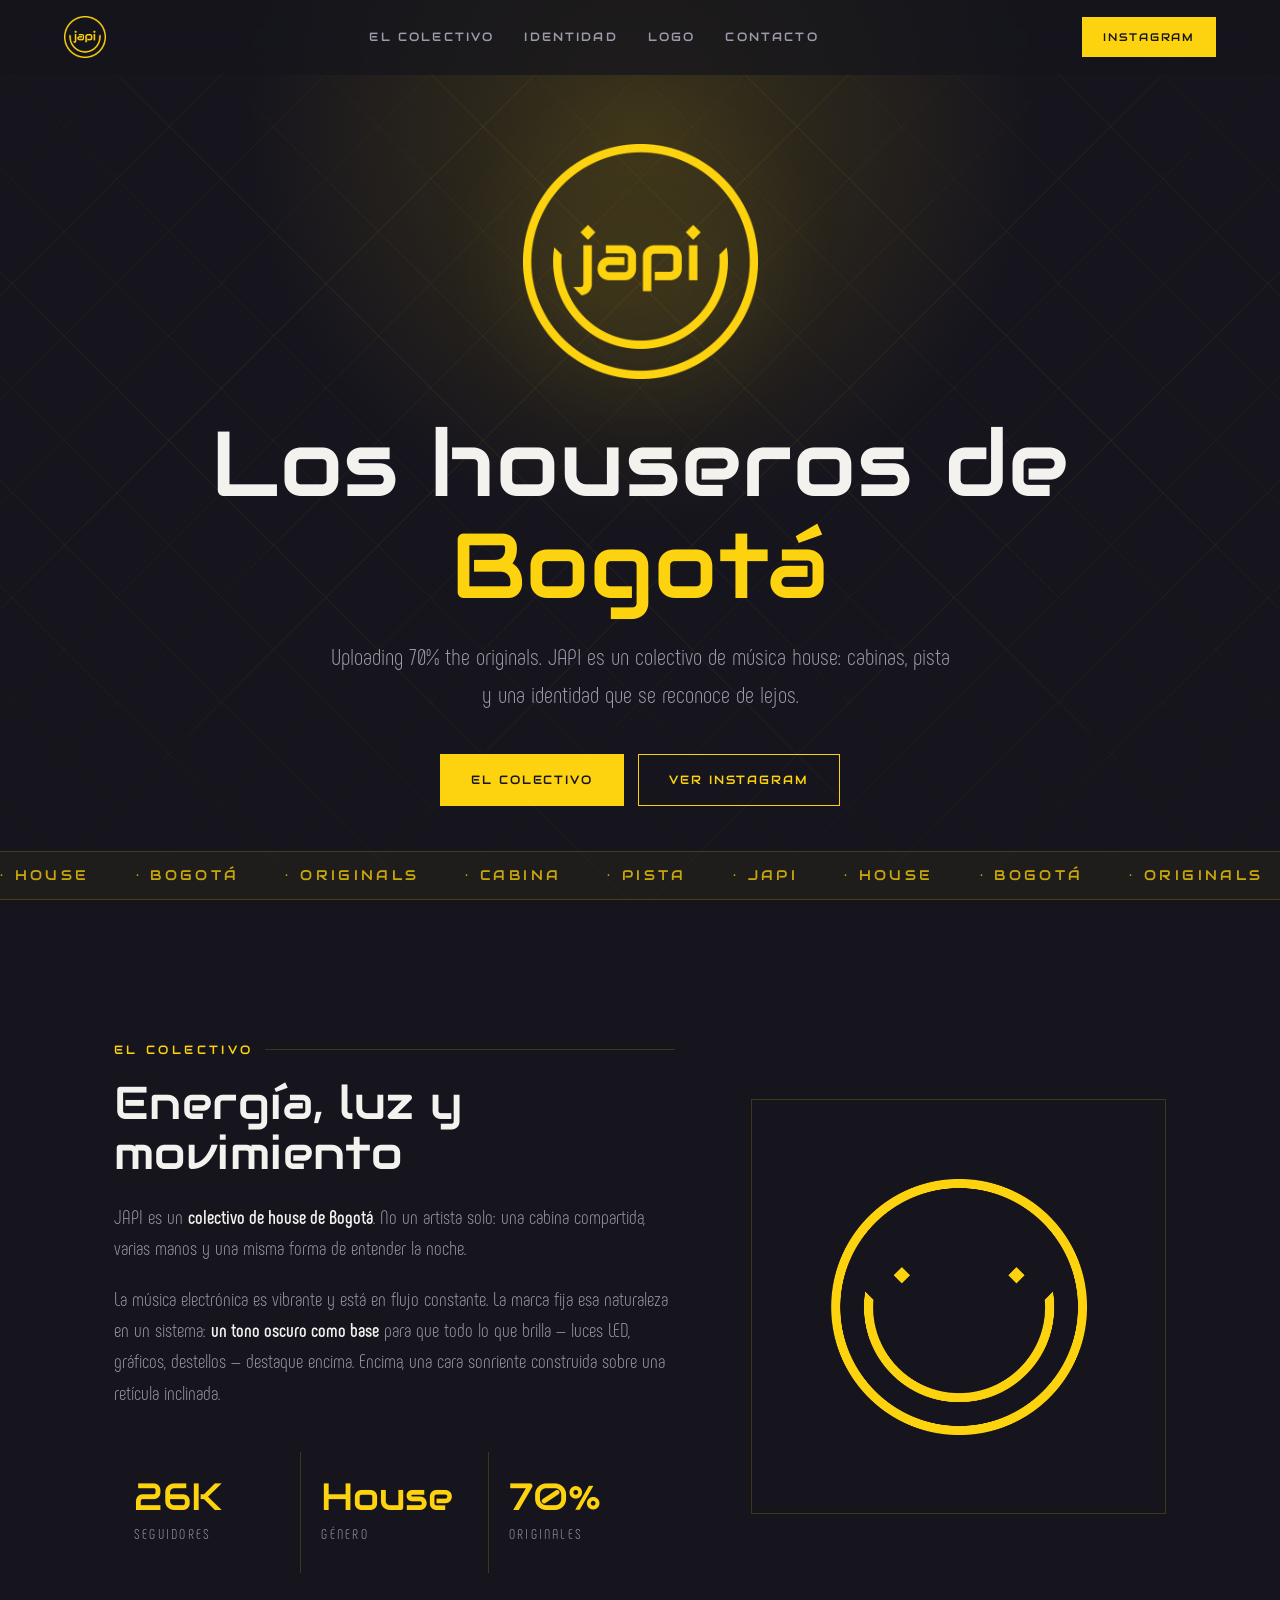
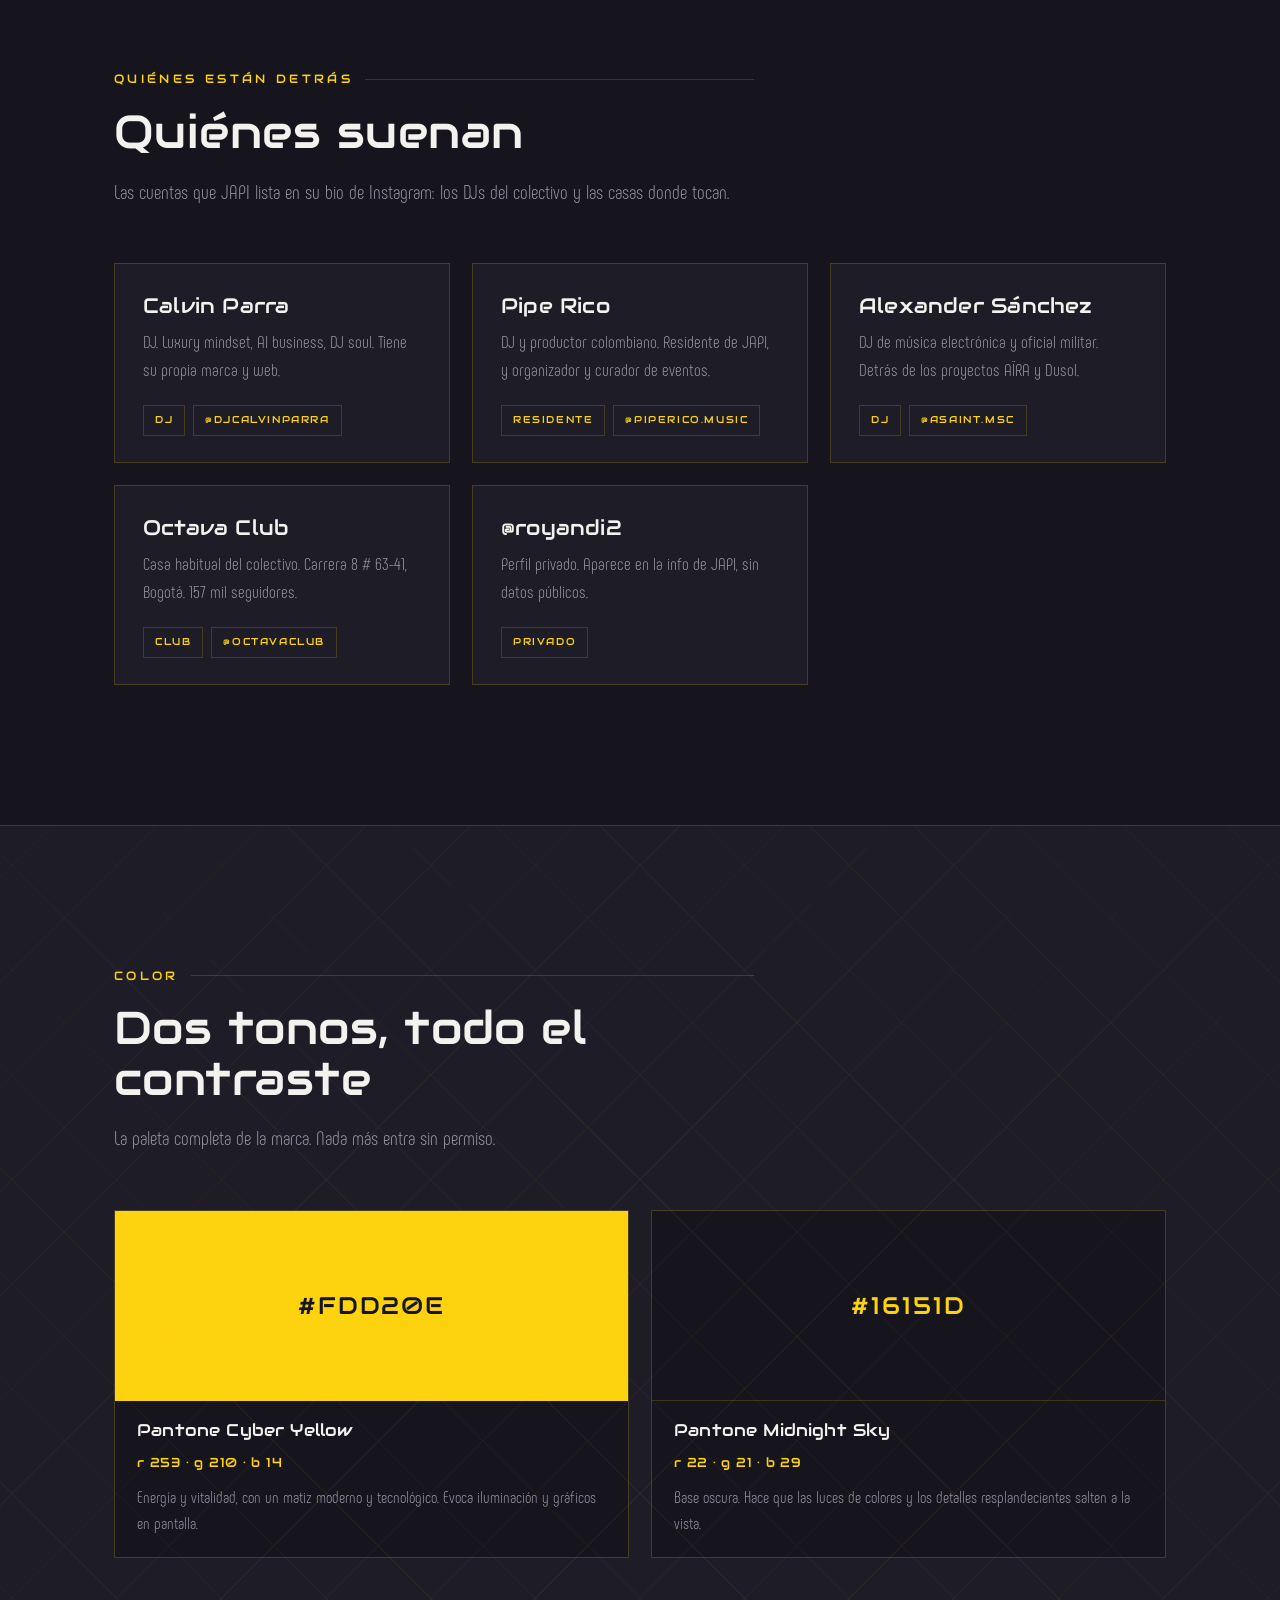
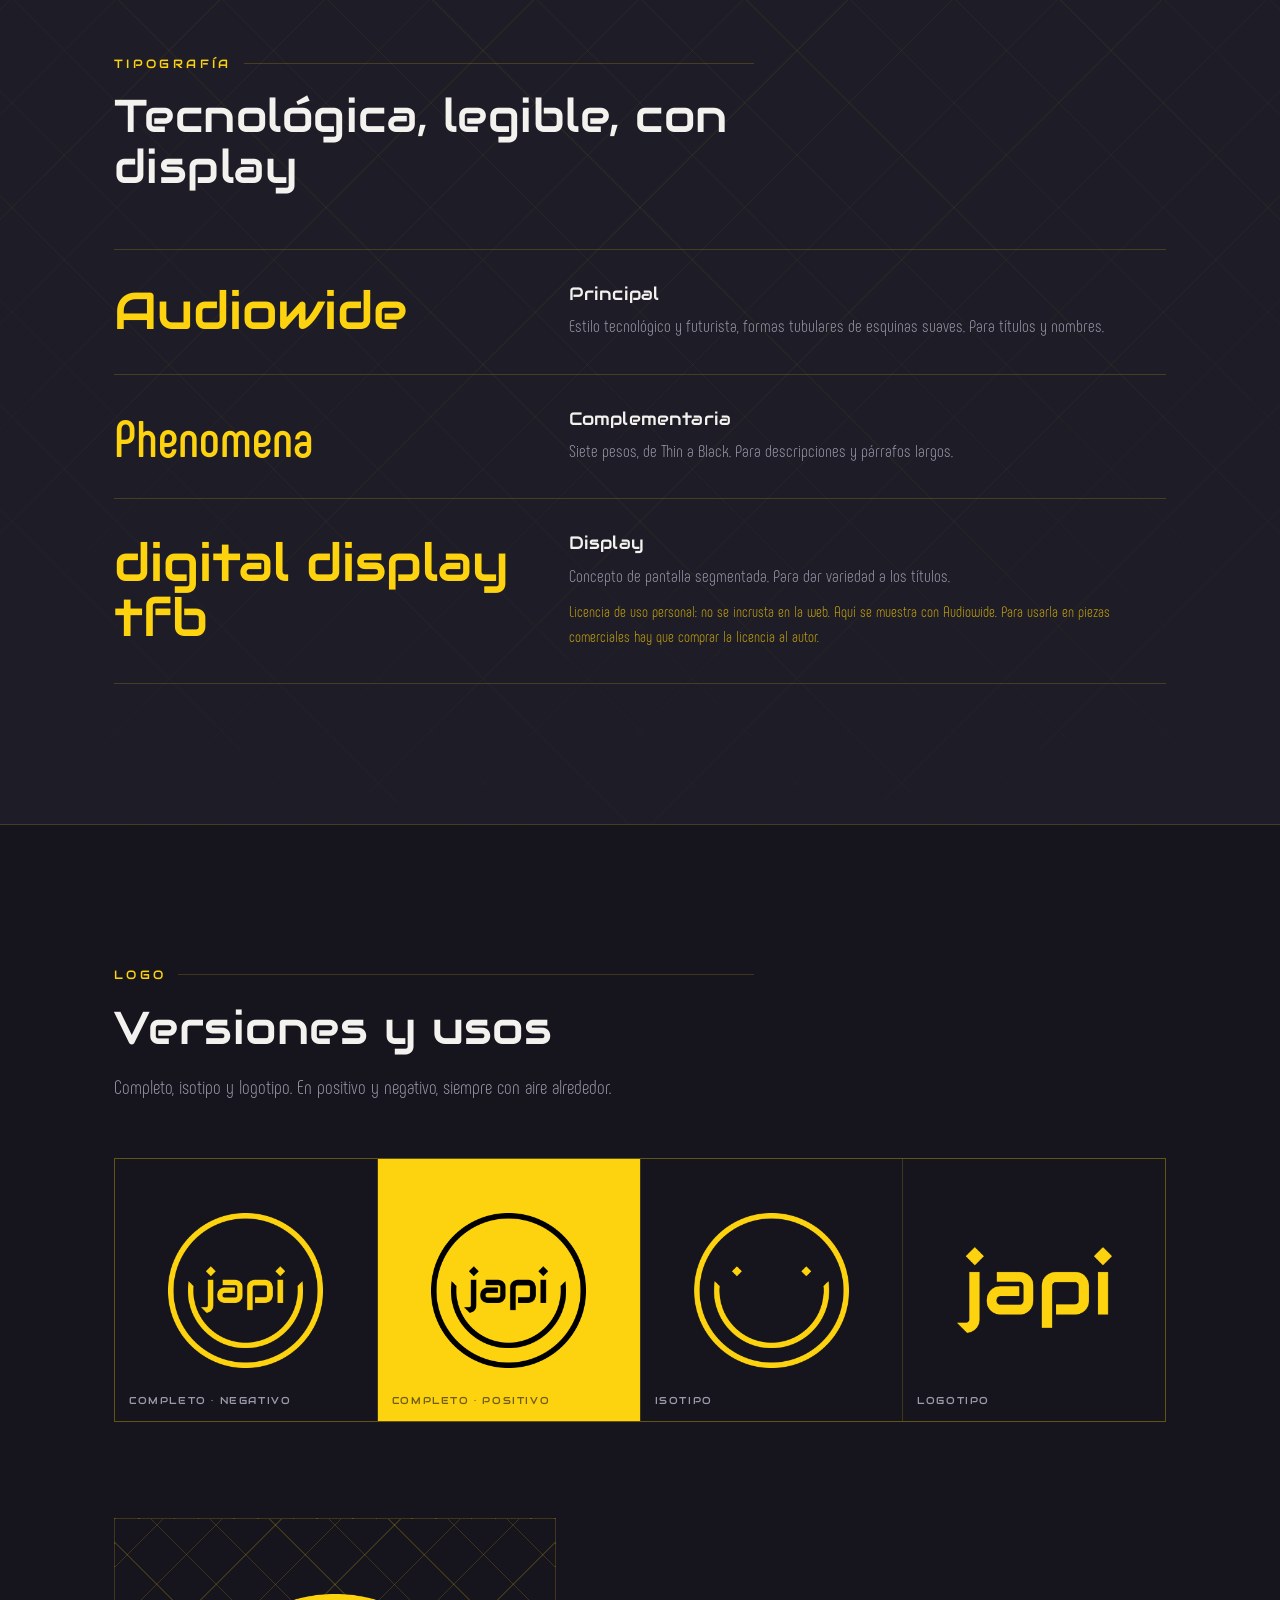
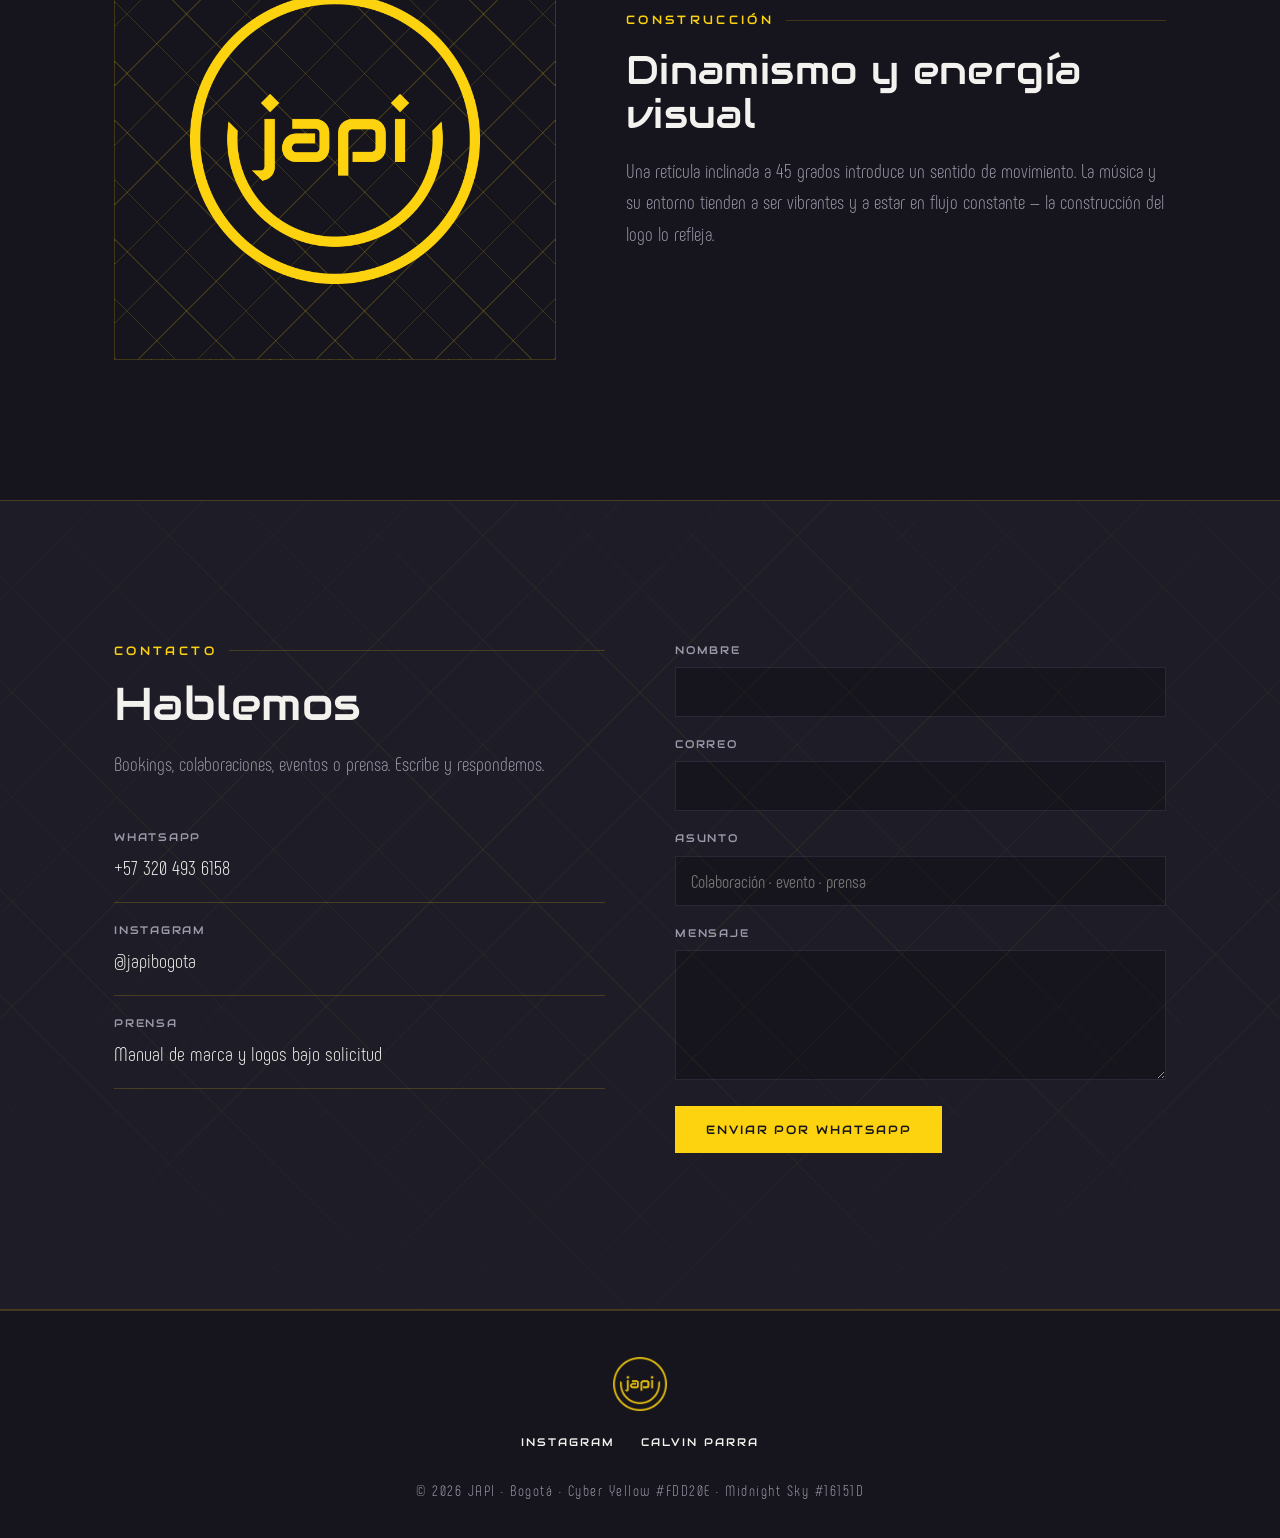
<file: index.html>
<!DOCTYPE html>
<html lang="es">
<head>
<meta charset="utf-8">
<meta name="viewport" content="width=device-width, initial-scale=1">
<title>JAPI — los houseros de Bogotá</title>
<meta name="description" content="JAPI. Los houseros de Bogotá. Colectivo de música house: sonido, identidad y noche.">
<meta name="theme-color" content="#16151d">
<meta property="og:title" content="JAPI — los houseros de Bogotá">
<meta property="og:description" content="Colectivo de música house de Bogotá. Uploading 70% the originals.">
<meta property="og:image" content="assets/img/japi-redes.png">
<link rel="icon" href="assets/img/japi-redes.png">
<link rel="stylesheet" href="assets/css/japi.css?v=5">
</head>
<body>

<div class="intro" id="intro" aria-hidden="true">
  <div class="intro-stage">
    <div class="glow glow-azul"></div>
    <div class="glow glow-vino"></div>
    <img class="intro-logo" src="assets/img/japi-completo-amarillo.png" alt="">
  </div>
</div>

<a class="skip-link" href="#colectivo">Saltar al contenido</a>

<nav class="nav" id="nav">
  <a href="#top" aria-label="JAPI, inicio">
    <img src="assets/img/japi-completo-amarillo.png" alt="JAPI">
  </a>
  <ul id="menu">
    <li><a href="#colectivo">El colectivo</a></li>
    <li><a href="#identidad">Identidad</a></li>
    <li><a href="#logo">Logo</a></li>
    <li><a href="#contacto">Contacto</a></li>
  </ul>
  <a href="https://www.instagram.com/japibogota/" class="btn btn-solid" target="_blank" rel="noopener">Instagram</a>
  <button class="nav-toggle" id="navToggle" aria-label="Abrir menú" aria-expanded="false">≡</button>
</nav>

<header class="hero" id="top">
  <div class="hero-glow"></div>
  <div class="grid45"></div>
  <div class="hero-inner">
    <img class="mark" src="assets/img/japi-completo-amarillo.png" alt="Logo JAPI">
    <h1>Los houseros de <span>Bogotá</span></h1>
    <p>Uploading 70% the originals. JAPI es un colectivo de música house: cabinas, pista y una identidad que se reconoce de lejos.</p>
    <div class="hero-cta">
      <a href="#colectivo" class="btn btn-solid">El colectivo</a>
      <a href="https://www.instagram.com/japibogota/" class="btn" target="_blank" rel="noopener">Ver Instagram</a>
    </div>
  </div>
  <div class="ticker" aria-hidden="true">
    <div class="ticker-glow-azul"></div>
    <div class="ticker-glow-vino"></div>
    <div class="ticker-track">
      <span>· house</span><span>· bogotá</span><span>· originals</span><span>· cabina</span><span>· pista</span><span>· japi</span>
      <span>· house</span><span>· bogotá</span><span>· originals</span><span>· cabina</span><span>· pista</span><span>· japi</span>
    </div>
  </div>
</header>

<main>

<section id="colectivo">
  <div class="wrap about">
    <div class="reveal">
      <p class="eyebrow">El colectivo</p>
      <h2 style="font-size:clamp(28px,4.6vw,46px);margin-bottom:22px">Energía, luz y movimiento</h2>
      <p>JAPI es un <strong>colectivo de house de Bogotá</strong>. No un artista solo: una cabina compartida, varias manos y una misma forma de entender la noche.</p>
      <p>La música electrónica es vibrante y está en flujo constante. La marca fija esa naturaleza en un sistema: <strong>un tono oscuro como base</strong> para que todo lo que brilla — luces LED, gráficos, destellos — destaque encima. Encima, una cara sonriente construida sobre una retícula inclinada.</p>
      <div class="stats">
        <div><span class="n">26K</span><span class="l">Seguidores</span></div>
        <div><span class="n">House</span><span class="l">Género</span></div>
        <div><span class="n">70%</span><span class="l">Originales</span></div>
      </div>
    </div>
    <div class="about-visual reveal">
      <img src="assets/img/japi-cara-amarillo.png" alt="Isotipo JAPI">
    </div>
  </div>

  <div class="wrap" style="margin-top:clamp(56px,9vw,96px)">
    <div class="section-head reveal">
      <p class="eyebrow">Quiénes están detrás</p>
      <h2>Quiénes suenan</h2>
      <p>Las cuentas que JAPI lista en su bio de Instagram: los DJs del colectivo y las casas donde tocan.</p>
    </div>
    <div class="sets reveal">
      <a class="set-card" href="https://www.instagram.com/djcalvinparra/" target="_blank" rel="noopener">
        <h3>Calvin Parra</h3>
        <p>DJ. Luxury mindset, AI business, DJ soul. Tiene su propia marca y web.</p>
        <div class="tags"><span class="tag">DJ</span><span class="tag">@djcalvinparra</span></div>
      </a>
      <a class="set-card" href="https://www.instagram.com/piperico.music/" target="_blank" rel="noopener">
        <h3>Pipe Rico</h3>
        <p>DJ y productor colombiano. Residente de JAPI, y organizador y curador de eventos.</p>
        <div class="tags"><span class="tag">Residente</span><span class="tag">@piperico.music</span></div>
      </a>
      <a class="set-card" href="https://www.instagram.com/asaint.msc/" target="_blank" rel="noopener">
        <h3>Alexander Sánchez</h3>
        <p>DJ de música electrónica y oficial militar. Detrás de los proyectos AÏRA y Dusol.</p>
        <div class="tags"><span class="tag">DJ</span><span class="tag">@asaint.msc</span></div>
      </a>
      <a class="set-card" href="https://www.instagram.com/octavaclub/" target="_blank" rel="noopener">
        <h3>Octava Club</h3>
        <p>Casa habitual del colectivo. Carrera 8 # 63-41, Bogotá. 157 mil seguidores.</p>
        <div class="tags"><span class="tag">Club</span><span class="tag">@octavaclub</span></div>
      </a>
      <a class="set-card" href="https://www.instagram.com/royandi2/" target="_blank" rel="noopener">
        <h3>@royandi2</h3>
        <p>Perfil privado. Aparece en la info de JAPI, sin datos públicos.</p>
        <div class="tags"><span class="tag">Privado</span></div>
      </a>
    </div>
  </div>
</section>

<section id="identidad" class="alt">
  <div class="grid45"></div>
  <div class="wrap">
    <div class="section-head reveal">
      <p class="eyebrow">Color</p>
      <h2>Dos tonos, todo el contraste</h2>
      <p>La paleta completa de la marca. Nada más entra sin permiso.</p>
    </div>
    <div class="swatches reveal">
      <article class="swatch">
        <div class="chip" style="background:#fdd20e">
          <span style="color:#16151d">#FDD20E</span>
        </div>
        <div class="meta">
          <h3>Pantone Cyber Yellow</h3>
          <p><code>r 253 · g 210 · b 14</code></p>
          <p style="margin-top:10px">Energía y vitalidad, con un matiz moderno y tecnológico. Evoca iluminación y gráficos en pantalla.</p>
        </div>
      </article>
      <article class="swatch">
        <div class="chip" style="background:#16151d;border-bottom:1px solid rgba(253,210,14,.18)">
          <span style="color:#fdd20e">#16151D</span>
        </div>
        <div class="meta">
          <h3>Pantone Midnight Sky</h3>
          <p><code>r 22 · g 21 · b 29</code></p>
          <p style="margin-top:10px">Base oscura. Hace que las luces de colores y los detalles resplandecientes salten a la vista.</p>
        </div>
      </article>
    </div>

    <div class="section-head reveal" style="margin-top:96px">
      <p class="eyebrow">Tipografía</p>
      <h2>Tecnológica, legible, con display</h2>
    </div>
    <div class="reveal">
      <div class="type-row">
        <div class="sample f-audiowide">Audiowide</div>
        <div>
          <h3>Principal</h3>
          <p>Estilo tecnológico y futurista, formas tubulares de esquinas suaves. Para títulos y nombres.</p>
        </div>
      </div>
      <div class="type-row">
        <div class="sample f-phenomena">Phenomena</div>
        <div>
          <h3>Complementaria</h3>
          <p>Siete pesos, de Thin a Black. Para descripciones y párrafos largos.</p>
        </div>
      </div>
      <div class="type-row">
        <div class="sample f-display">digital display tfb</div>
        <div>
          <h3>Display</h3>
          <p>Concepto de pantalla segmentada. Para dar variedad a los títulos.</p>
          <p style="margin-top:10px;font-size:15px;color:var(--yellow-dim)">Licencia de uso personal: no se incrusta en la web. Aquí se muestra con Audiowide. Para usarla en piezas comerciales hay que comprar la licencia al autor.</p>
        </div>
      </div>
    </div>
  </div>
</section>

<section id="logo">
  <div class="wrap">
    <div class="section-head reveal">
      <p class="eyebrow">Logo</p>
      <h2>Versiones y usos</h2>
      <p>Completo, isotipo y logotipo. En positivo y negativo, siempre con aire alrededor.</p>
    </div>
    <div class="logos reveal">
      <div class="logo-cell"><img src="assets/img/japi-completo-amarillo.png" alt="Logo completo en amarillo"><b>Completo · negativo</b></div>
      <div class="logo-cell pos"><img src="assets/img/japi-completo-negro.png" alt="Logo completo en negro"><b>Completo · positivo</b></div>
      <div class="logo-cell"><img src="assets/img/japi-cara-amarillo.png" alt="Isotipo JAPI"><b>Isotipo</b></div>
      <div class="logo-cell"><img src="assets/img/japi-letra-amarillo.png" alt="Logotipo JAPI"><b>Logotipo</b></div>
    </div>

    <div class="build reveal" style="margin-top:96px">
      <div class="build-canvas">
        <img src="assets/img/japi-completo-amarillo.png" alt="Logo JAPI sobre la retícula de construcción">
      </div>
      <div>
        <p class="eyebrow">Construcción</p>
        <h2 style="font-size:clamp(26px,4vw,40px);margin-bottom:18px">Dinamismo y energía visual</h2>
        <p>Una retícula inclinada a 45 grados introduce un sentido de movimiento. La música y su entorno tienden a ser vibrantes y a estar en flujo constante — la construcción del logo lo refleja.</p>
      </div>
    </div>
  </div>
</section>

<section id="contacto" class="alt">
  <div class="grid45"></div>
  <div class="wrap booking">
    <div class="reveal">
      <p class="eyebrow">Contacto</p>
      <h2 style="font-size:clamp(28px,4.6vw,46px);margin-bottom:18px">Hablemos</h2>
      <p style="color:var(--text-dim)">Bookings, colaboraciones, eventos o prensa. Escribe y respondemos.</p>
      <ul class="contact-list" style="margin-top:30px">
        <li><span>WhatsApp</span><a href="https://wa.me/573204936158" target="_blank" rel="noopener">+57 320 493 6158</a></li>
        <li><span>Instagram</span><a href="https://www.instagram.com/japibogota/" target="_blank" rel="noopener">@japibogota</a></li>
        <li><span>Prensa</span><p>Manual de marca y logos bajo solicitud</p></li>
      </ul>
    </div>
    <form class="reveal" id="bookingForm" novalidate>
      <div class="field">
        <label for="n">Nombre</label>
        <input id="n" name="nombre" type="text" required>
      </div>
      <div class="field">
        <label for="e">Correo</label>
        <input id="e" name="correo" type="email" required>
      </div>
      <div class="field">
        <label for="a">Asunto</label>
        <input id="a" name="asunto" type="text" placeholder="Colaboración · evento · prensa">
      </div>
      <div class="field">
        <label for="m">Mensaje</label>
        <textarea id="m" name="mensaje"></textarea>
      </div>
      <button type="submit" class="btn btn-solid">Enviar por WhatsApp</button>
      <p id="formNote" style="color:var(--text-dim);font-size:16px;margin-top:14px"></p>
    </form>
  </div>
</section>

</main>

<footer>
  <div class="wrap">
    <img src="assets/img/japi-completo-amarillo.png" alt="JAPI">
    <div class="socials">
      <a href="https://www.instagram.com/japibogota/" target="_blank" rel="noopener">Instagram</a>
      <a href="calvin/">Calvin Parra</a>
    </div>
    <small>© 2026 JAPI · Bogotá · Cyber Yellow #FDD20E · Midnight Sky #16151D</small>
  </div>
</footer>

<script>
// Intro: bloquea el scroll mientras corre y se retira sola al terminar.
// Cualquier interaccion la salta, para no secuestrar a quien ya la vio.
(() => {
  const intro = document.getElementById('intro');
  if (!intro) return;
  const reduce = matchMedia('(prefers-reduced-motion: reduce)').matches;

  const cerrar = () => {
    if (!intro.isConnected) return;
    intro.remove();
    document.body.classList.remove('intro-activa');
  };

  if (reduce) { cerrar(); return; }

  document.body.classList.add('intro-activa');
  intro.addEventListener('animationend', e => {
    if (e.animationName === 'intro-out') cerrar();
  });
  ['pointerdown', 'keydown', 'wheel', 'touchstart'].forEach(ev =>
    addEventListener(ev, cerrar, { once: true, passive: true })
  );
  // Red de seguridad: si la animacion no dispara su evento, no dejamos la
  // capa tapando la web para siempre.
  setTimeout(cerrar, 4000);
})();

// Logo y ticker reaccionan al cursor con profundidad simulada en CSS puro
// (rotateX/rotateY/translateZ), sin motor 3D externo. El logo se inclina
// hacia el puntero; en el ticker, el cursor actua como un foco de enfoque
// horizontal: las palabras cercanas quedan nitidas, las lejanas se
// difuminan, y dos brillos azul/vinotinto lo acompañan.
// Se desactiva por completo con movimiento reducido o sin puntero fino
// (movil/tactil), donde el estado de reposo ya se ve bien sin JS.
(() => {
  const hero = document.querySelector('.hero');
  const logo = document.querySelector('.hero img.mark');
  const ticker = document.querySelector('.ticker');
  const track = document.querySelector('.ticker-track');
  if (!hero || !logo || !ticker || !track) return;

  const reduce = matchMedia('(prefers-reduced-motion: reduce)').matches;
  const fino = matchMedia('(hover: hover) and (pointer: fine)').matches;
  if (reduce || !fino) return;

  const spans = [...track.querySelectorAll('span')];
  const glowAzul = ticker.querySelector('.ticker-glow-azul');
  const glowVino = ticker.querySelector('.ticker-glow-vino');

  let clientX = 0, clientY = 0, activo = false, raf = null;

  const pedirFrame = () => { if (!raf) raf = requestAnimationFrame(tick); };

  hero.addEventListener('pointermove', e => {
    clientX = e.clientX;
    clientY = e.clientY;
    activo = true;
    pedirFrame();
  });

  hero.addEventListener('pointerleave', () => {
    activo = false;
    logo.style.transform = '';
    glowAzul.style.opacity = 0;
    glowVino.style.opacity = 0;
    spans.forEach(s => { s.style.transform = ''; s.style.filter = ''; s.style.opacity = ''; });
  });

  function tick() {
    raf = null;
    if (!activo) return;

    const hr = hero.getBoundingClientRect();
    const px = (clientX - hr.left) / hr.width;
    const py = (clientY - hr.top) / hr.height;

    logo.style.transform =
      `rotateX(${(0.5 - py) * 14}deg) rotateY(${(px - 0.5) * 16}deg) translateZ(18px)`;

    const tr = ticker.getBoundingClientRect();
    if (clientY >= tr.top - 90 && clientY <= tr.bottom + 90) {
      spans.forEach(s => {
        const sr = s.getBoundingClientRect();
        const centro = sr.left + sr.width / 2;
        // dist va de 0 (bajo el cursor) a 1 (a 340px o mas): las cuatro
        // propiedades se calculan sobre esa misma escala para que el giro
        // quede acotado igual que el desenfoque y la opacidad, en vez de
        // crecer sin tope con la distancia en pixeles.
        const dist = Math.min(Math.abs(clientX - centro) / 340, 1);
        const signo = centro >= clientX ? -1 : 1;
        s.style.transform =
          `translateZ(${(1 - dist) * 30}px) rotateY(${signo * dist * 22}deg) scale(${1 + (1 - dist) * 0.16})`;
        s.style.filter = `blur(${dist * 2.2}px)`;
        s.style.opacity = 1 - dist * 0.55;
      });
      glowAzul.style.left = (clientX - tr.left - 130) + 'px';
      glowAzul.style.opacity = 0.85;
      glowVino.style.left = (clientX - tr.left - 30) + 'px';
      glowVino.style.opacity = 0.7;
    } else {
      glowAzul.style.opacity = 0;
      glowVino.style.opacity = 0;
    }

    if (activo) raf = requestAnimationFrame(tick);
  }
})();

const nav = document.getElementById('nav');
const menu = document.getElementById('menu');
const toggle = document.getElementById('navToggle');

addEventListener('scroll', () => {
  nav.classList.toggle('scrolled', scrollY > 20);
}, { passive: true });

toggle.addEventListener('click', () => {
  const open = menu.classList.toggle('open');
  toggle.setAttribute('aria-expanded', String(open));
});

menu.addEventListener('click', e => {
  if (e.target.tagName === 'A') {
    menu.classList.remove('open');
    toggle.setAttribute('aria-expanded', 'false');
  }
});

const io = new IntersectionObserver(entries => {
  entries.forEach(entry => {
    if (entry.isIntersecting) {
      entry.target.classList.add('in');
      io.unobserve(entry.target);
    }
  });
}, { threshold: 0.12 });

document.querySelectorAll('.reveal').forEach((el, i) => {
  el.style.transitionDelay = (i % 3) * 90 + 'ms';
  io.observe(el);
});

const WHATSAPP = '573204936158';

document.getElementById('bookingForm').addEventListener('submit', e => {
  e.preventDefault();
  const form = e.target;
  const nota = document.getElementById('formNote');
  const val = id => form.querySelector('#' + id).value.trim();

  if (!val('n') || !val('e')) {
    nota.textContent = 'Falta tu nombre o tu correo.';
    return;
  }

  const texto = [
    'Hola JAPI, escribo desde la web.',
    '',
    `Nombre: ${val('n')}`,
    `Correo: ${val('e')}`,
    val('a') ? `Asunto: ${val('a')}` : null,
    '',
    val('m') || '(sin mensaje)'
  ].filter(l => l !== null).join('\n');

  window.open(`https://wa.me/${WHATSAPP}?text=${encodeURIComponent(texto)}`, '_blank', 'noopener');
  nota.textContent = 'Se abrió WhatsApp con el mensaje listo. Si no pasó nada, escríbenos al +57 320 493 6158.';
});
</script>

</body>
</html>
</file>
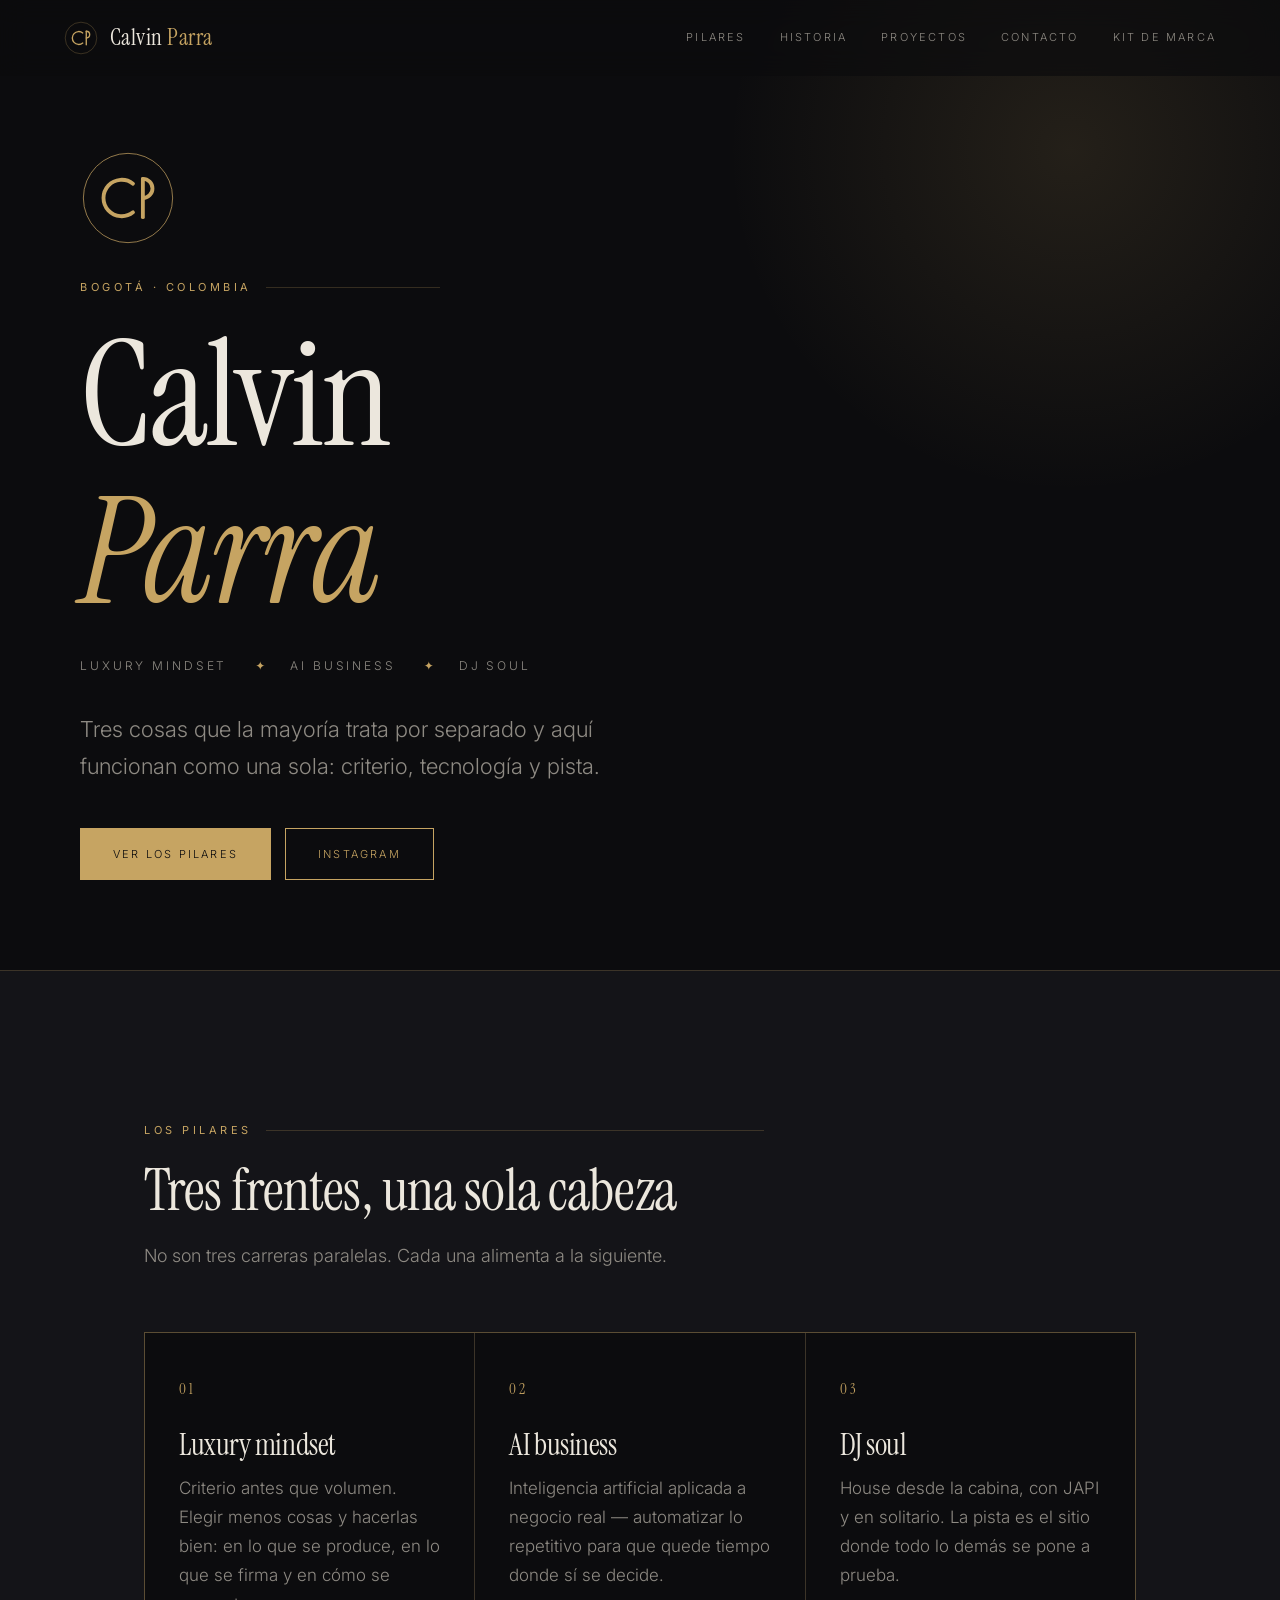
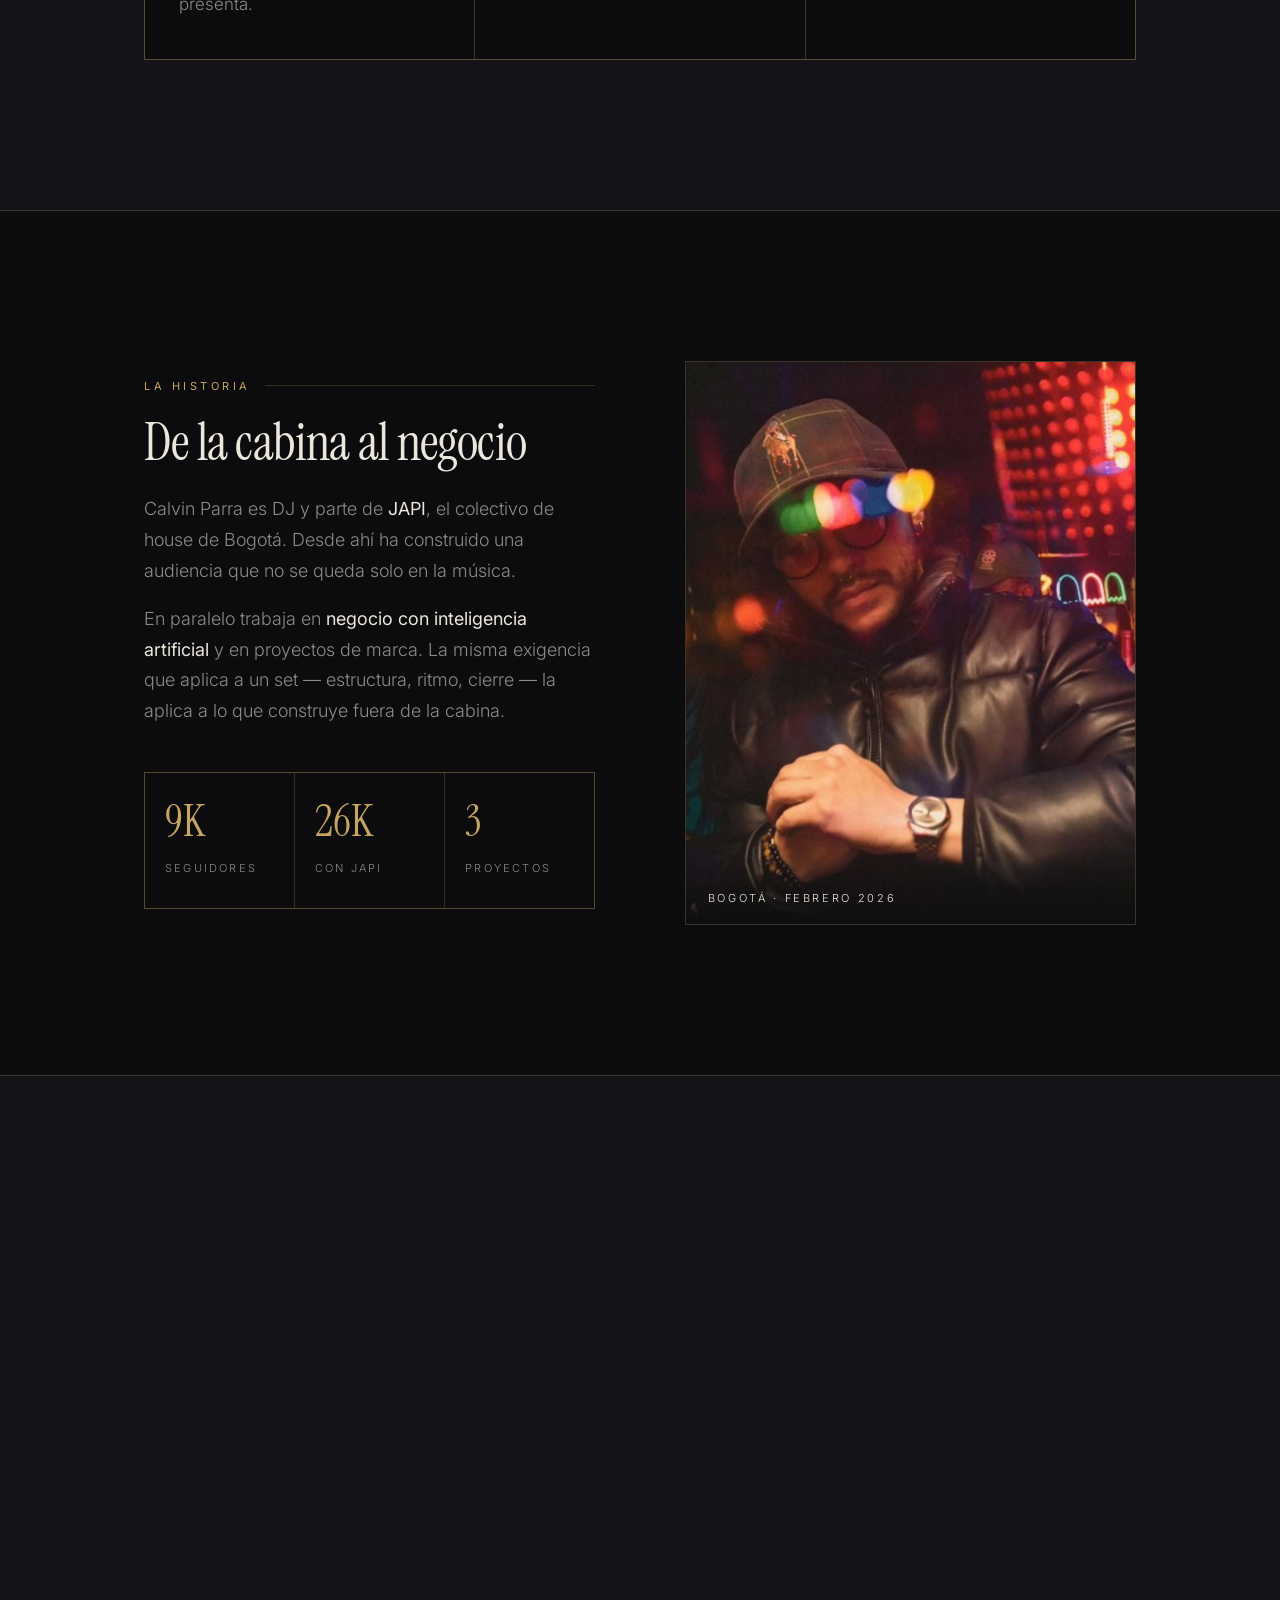
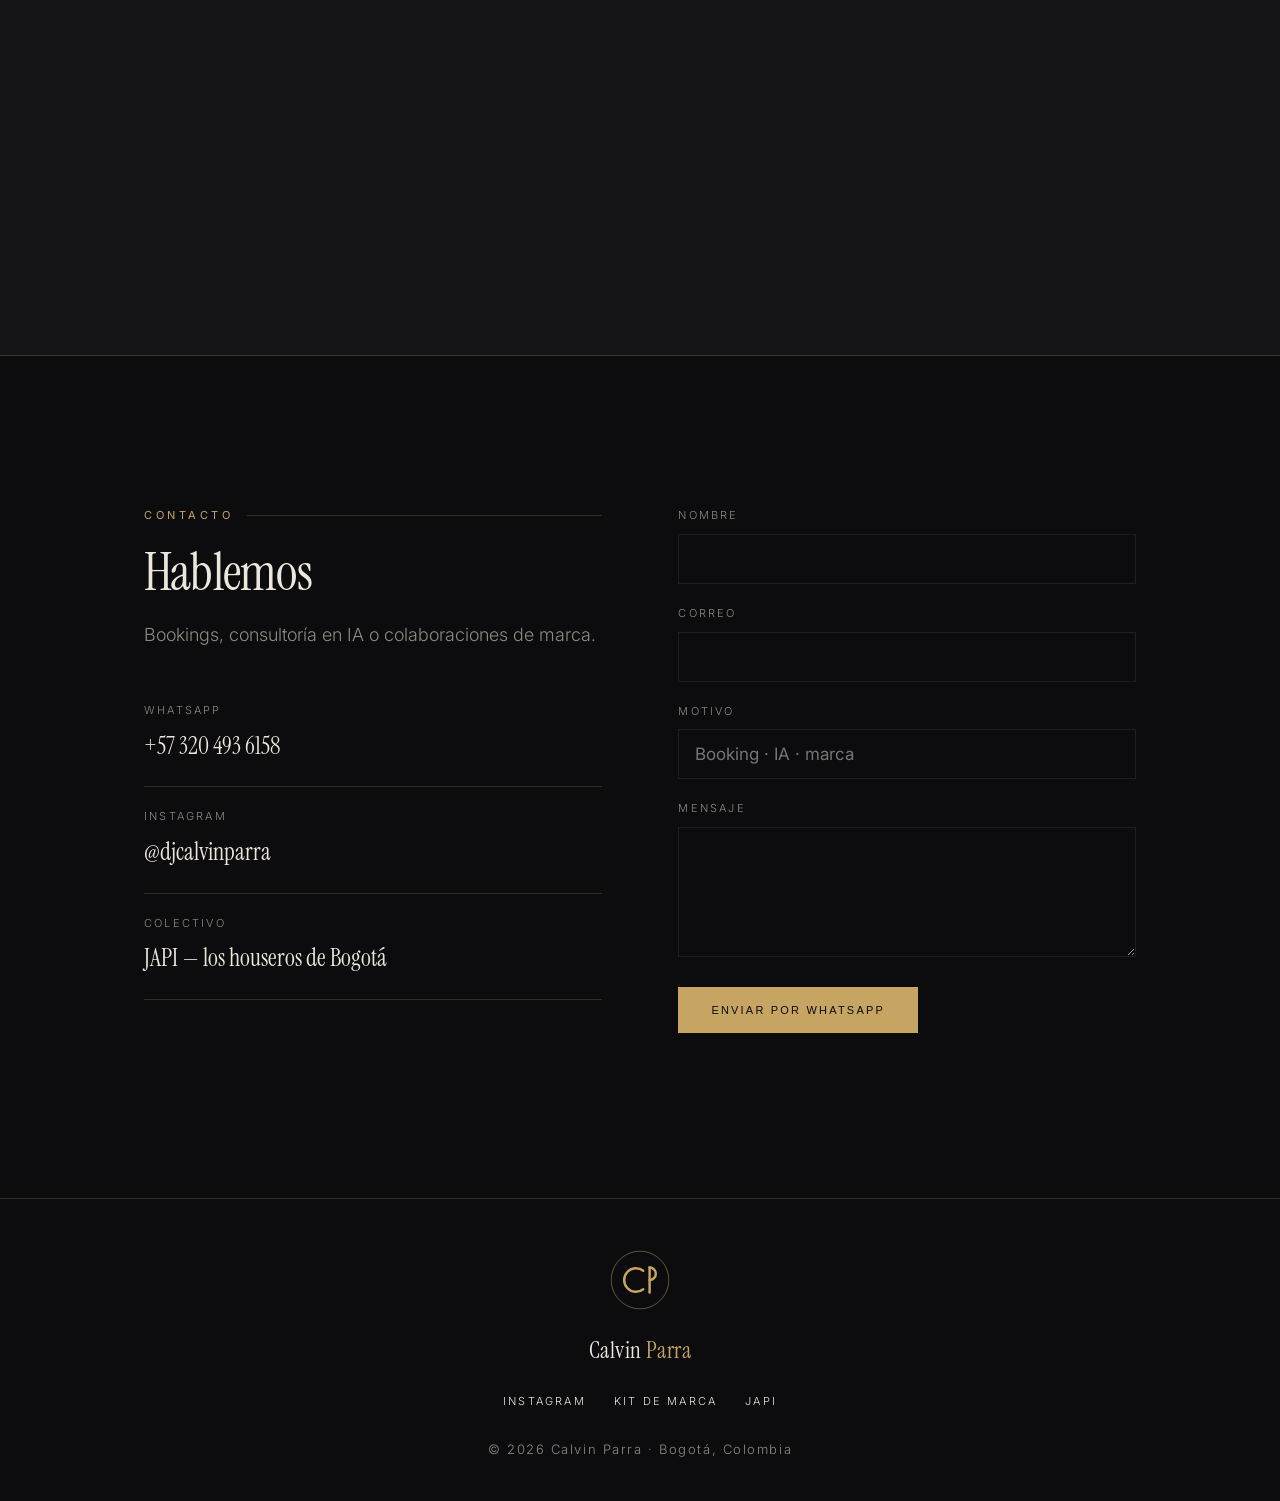
<file: calvin/index.html>
<!DOCTYPE html>
<html lang="es">
<head>
<meta charset="utf-8">
<meta name="viewport" content="width=device-width, initial-scale=1">
<title>Calvin Parra — luxury mindset, AI business, DJ soul</title>
<meta name="description" content="Calvin Parra. Luxury mindset, AI business, DJ soul. Bogotá, Colombia.">
<meta name="theme-color" content="#0c0c0e">
<meta property="og:title" content="Calvin Parra">
<meta property="og:description" content="Luxury mindset · AI business · DJ soul.">
<meta property="og:image" content="assets/img/calvin-retrato.jpg">
<link rel="icon" href="assets/brand/cp-mark-gold.svg">
<link rel="preconnect" href="https://fonts.googleapis.com">
<link rel="preconnect" href="https://fonts.gstatic.com" crossorigin>
<link href="https://fonts.googleapis.com/css2?family=Instrument+Serif:ital@0;1&family=Inter:wght@200;300;400&display=swap" rel="stylesheet">
<link rel="stylesheet" href="assets/calvin.css?v=4">
</head>
<body>

<a class="skip-link" href="#pilares">Saltar al contenido</a>

<nav class="nav" id="nav">
  <a href="#top" class="brand brand-lockup"><img src="assets/brand/cp-monogram-gold.svg" alt=""><span>Calvin <em>Parra</em></span></a>
  <ul id="menu">
    <li><a href="#pilares">Pilares</a></li>
    <li><a href="#historia">Historia</a></li>
    <li><a href="#proyectos">Proyectos</a></li>
    <li><a href="#contacto">Contacto</a></li>
    <li><a href="marca.html">Kit de marca</a></li>
  </ul>
  <button class="nav-toggle" id="navToggle" aria-label="Abrir menú" aria-expanded="false">≡</button>
</nav>

<header class="hero" id="top">
  <div class="hero-glow"></div>
  <div class="hero-inner">
    <img src="assets/brand/cp-monogram-gold.svg" alt="Monograma CP" style="width:96px;margin-bottom:32px">
    <p class="eyebrow" style="max-width:360px">Bogotá · Colombia</p>
    <h1>Calvin<br><em>Parra</em></h1>
    <div class="pillars-line">
      <span>Luxury mindset</span>
      <span>AI business</span>
      <span>DJ soul</span>
    </div>
    <p class="lede">Tres cosas que la mayoría trata por separado y aquí funcionan como una sola: criterio, tecnología y pista.</p>
    <div class="hero-cta">
      <a href="#pilares" class="btn btn-solid">Ver los pilares</a>
      <a href="https://www.instagram.com/djcalvinparra/" class="btn" target="_blank" rel="noopener">Instagram</a>
    </div>
  </div>
</header>

<main>

<section id="pilares" class="alt">
  <div class="wrap">
    <div class="section-head reveal">
      <p class="eyebrow">Los pilares</p>
      <h2>Tres frentes, una sola cabeza</h2>
      <p>No son tres carreras paralelas. Cada una alimenta a la siguiente.</p>
    </div>
    <div class="pillars reveal">
      <article class="pillar">
        <span class="idx">01</span>
        <h3>Luxury mindset</h3>
        <p>Criterio antes que volumen. Elegir menos cosas y hacerlas bien: en lo que se produce, en lo que se firma y en cómo se presenta.</p>
      </article>
      <article class="pillar">
        <span class="idx">02</span>
        <h3>AI business</h3>
        <p>Inteligencia artificial aplicada a negocio real — automatizar lo repetitivo para que quede tiempo donde sí se decide.</p>
      </article>
      <article class="pillar">
        <span class="idx">03</span>
        <h3>DJ soul</h3>
        <p>House desde la cabina, con JAPI y en solitario. La pista es el sitio donde todo lo demás se pone a prueba.</p>
      </article>
    </div>
  </div>
</section>

<section id="historia">
  <div class="wrap bio">
    <div class="reveal">
      <p class="eyebrow">La historia</p>
      <h2 style="font-size:clamp(30px,5vw,52px);margin-bottom:24px">De la cabina al negocio</h2>
      <p>Calvin Parra es DJ y parte de <strong>JAPI</strong>, el colectivo de house de Bogotá. Desde ahí ha construido una audiencia que no se queda solo en la música.</p>
      <p>En paralelo trabaja en <strong>negocio con inteligencia artificial</strong> y en proyectos de marca. La misma exigencia que aplica a un set — estructura, ritmo, cierre — la aplica a lo que construye fuera de la cabina.</p>
      <div class="numbers">
        <div><span class="n">9K</span><span class="l">Seguidores</span></div>
        <div><span class="n">26K</span><span class="l">Con JAPI</span></div>
        <div><span class="n">3</span><span class="l">Proyectos</span></div>
      </div>
    </div>
    <figure class="portrait reveal">
      <img src="assets/img/calvin-retrato.jpg" alt="Calvin Parra en un bar, de noche, con chaqueta de cuero">
      <figcaption>Bogotá · febrero 2026</figcaption>
    </figure>
  </div>
</section>

<section id="proyectos" class="alt">
  <div class="wrap">
    <div class="section-head reveal">
      <p class="eyebrow">Proyectos</p>
      <h2>Dónde está metido</h2>
      <p>Las cuentas que enlaza desde su perfil.</p>
    </div>
    <div class="projects reveal">
      <a class="project" href="https://www.instagram.com/japibogota/" target="_blank" rel="noopener">
        <span class="handle">@japibogota</span>
        <div>
          <h3>JAPI</h3>
          <p>Los houseros de Bogotá. Colectivo de house, 26 mil seguidores.</p>
        </div>
        <span class="arrow">→</span>
      </a>
      <a class="project" href="https://www.instagram.com/capriclub_official/" target="_blank" rel="noopener">
        <span class="handle">@capriclub_official</span>
        <div>
          <h3>Capri Club</h3>
          <p>Club en la Zona T de Bogotá, calle 83 # 12A-36. Opera bajo Solid Ground.</p>
        </div>
        <span class="arrow">→</span>
      </a>
      <a class="project" href="https://www.instagram.com/solidground_colombia/" target="_blank" rel="noopener">
        <span class="handle">@solidground_colombia</span>
        <div>
          <h3>Solid Ground</h3>
          <p>Promotora detrás de Capri e Incógnito. Ha traído a Black Coffee, Sasha, tINI y Circoloco.</p>
        </div>
        <span class="arrow">→</span>
      </a>
    </div>
  </div>
</section>

<section id="contacto">
  <div class="wrap contact">
    <div class="reveal">
      <p class="eyebrow">Contacto</p>
      <h2 style="font-size:clamp(30px,5vw,52px);margin-bottom:20px">Hablemos</h2>
      <p style="color:var(--paper-dim)">Bookings, consultoría en IA o colaboraciones de marca.</p>
      <ul class="contact-list">
        <li><span>WhatsApp</span><a href="https://wa.me/573204936158" target="_blank" rel="noopener">+57 320 493 6158</a></li>
        <li><span>Instagram</span><a href="https://www.instagram.com/djcalvinparra/" target="_blank" rel="noopener">@djcalvinparra</a></li>
        <li><span>Colectivo</span><a href="../">JAPI — los houseros de Bogotá</a></li>
      </ul>
    </div>
    <form class="reveal" id="contactForm" novalidate>
      <div class="field">
        <label for="n">Nombre</label>
        <input id="n" name="nombre" type="text" required>
      </div>
      <div class="field">
        <label for="e">Correo</label>
        <input id="e" name="correo" type="email" required>
      </div>
      <div class="field">
        <label for="a">Motivo</label>
        <input id="a" name="motivo" type="text" placeholder="Booking · IA · marca">
      </div>
      <div class="field">
        <label for="m">Mensaje</label>
        <textarea id="m" name="mensaje"></textarea>
      </div>
      <button type="submit" class="btn btn-solid">Enviar por WhatsApp</button>
      <p id="formNote" style="color:var(--paper-dim);font-size:15px;margin-top:14px"></p>
    </form>
  </div>
</section>

</main>

<footer>
  <div class="wrap">
    <img src="assets/brand/cp-monogram-gold.svg" alt="Monograma CP" style="width:62px;margin:0 auto 20px">
    <a href="#top" class="brand">Calvin <em>Parra</em></a>
    <div class="socials">
      <a href="https://www.instagram.com/djcalvinparra/" target="_blank" rel="noopener">Instagram</a>
      <a href="marca.html">Kit de marca</a>
      <a href="../">JAPI</a>
    </div>
    <small>© 2026 Calvin Parra · Bogotá, Colombia</small>
  </div>
</footer>

<script>
const nav = document.getElementById('nav');
const menu = document.getElementById('menu');
const toggle = document.getElementById('navToggle');

addEventListener('scroll', () => {
  nav.classList.toggle('scrolled', scrollY > 20);
}, { passive: true });

toggle.addEventListener('click', () => {
  const open = menu.classList.toggle('open');
  toggle.setAttribute('aria-expanded', String(open));
});

menu.addEventListener('click', e => {
  if (e.target.tagName === 'A') {
    menu.classList.remove('open');
    toggle.setAttribute('aria-expanded', 'false');
  }
});

const io = new IntersectionObserver(entries => {
  entries.forEach(entry => {
    if (entry.isIntersecting) {
      entry.target.classList.add('in');
      io.unobserve(entry.target);
    }
  });
}, { threshold: 0.12 });

document.querySelectorAll('.reveal').forEach((el, i) => {
  el.style.transitionDelay = (i % 3) * 90 + 'ms';
  io.observe(el);
});

const WHATSAPP = '573204936158';

document.getElementById('contactForm').addEventListener('submit', e => {
  e.preventDefault();
  const form = e.target;
  const nota = document.getElementById('formNote');
  const val = id => form.querySelector('#' + id).value.trim();

  if (!val('n') || !val('e')) {
    nota.textContent = 'Falta tu nombre o tu correo.';
    return;
  }

  const texto = [
    'Hola Calvin, escribo desde tu web.',
    '',
    `Nombre: ${val('n')}`,
    `Correo: ${val('e')}`,
    val('a') ? `Motivo: ${val('a')}` : null,
    '',
    val('m') || '(sin mensaje)'
  ].filter(l => l !== null).join('\n');

  window.open(`https://wa.me/${WHATSAPP}?text=${encodeURIComponent(texto)}`, '_blank', 'noopener');
  nota.textContent = 'Se abrió WhatsApp con el mensaje listo. Si no pasó nada, escribe al +57 320 493 6158.';
});
</script>

</body>
</html>
</file>
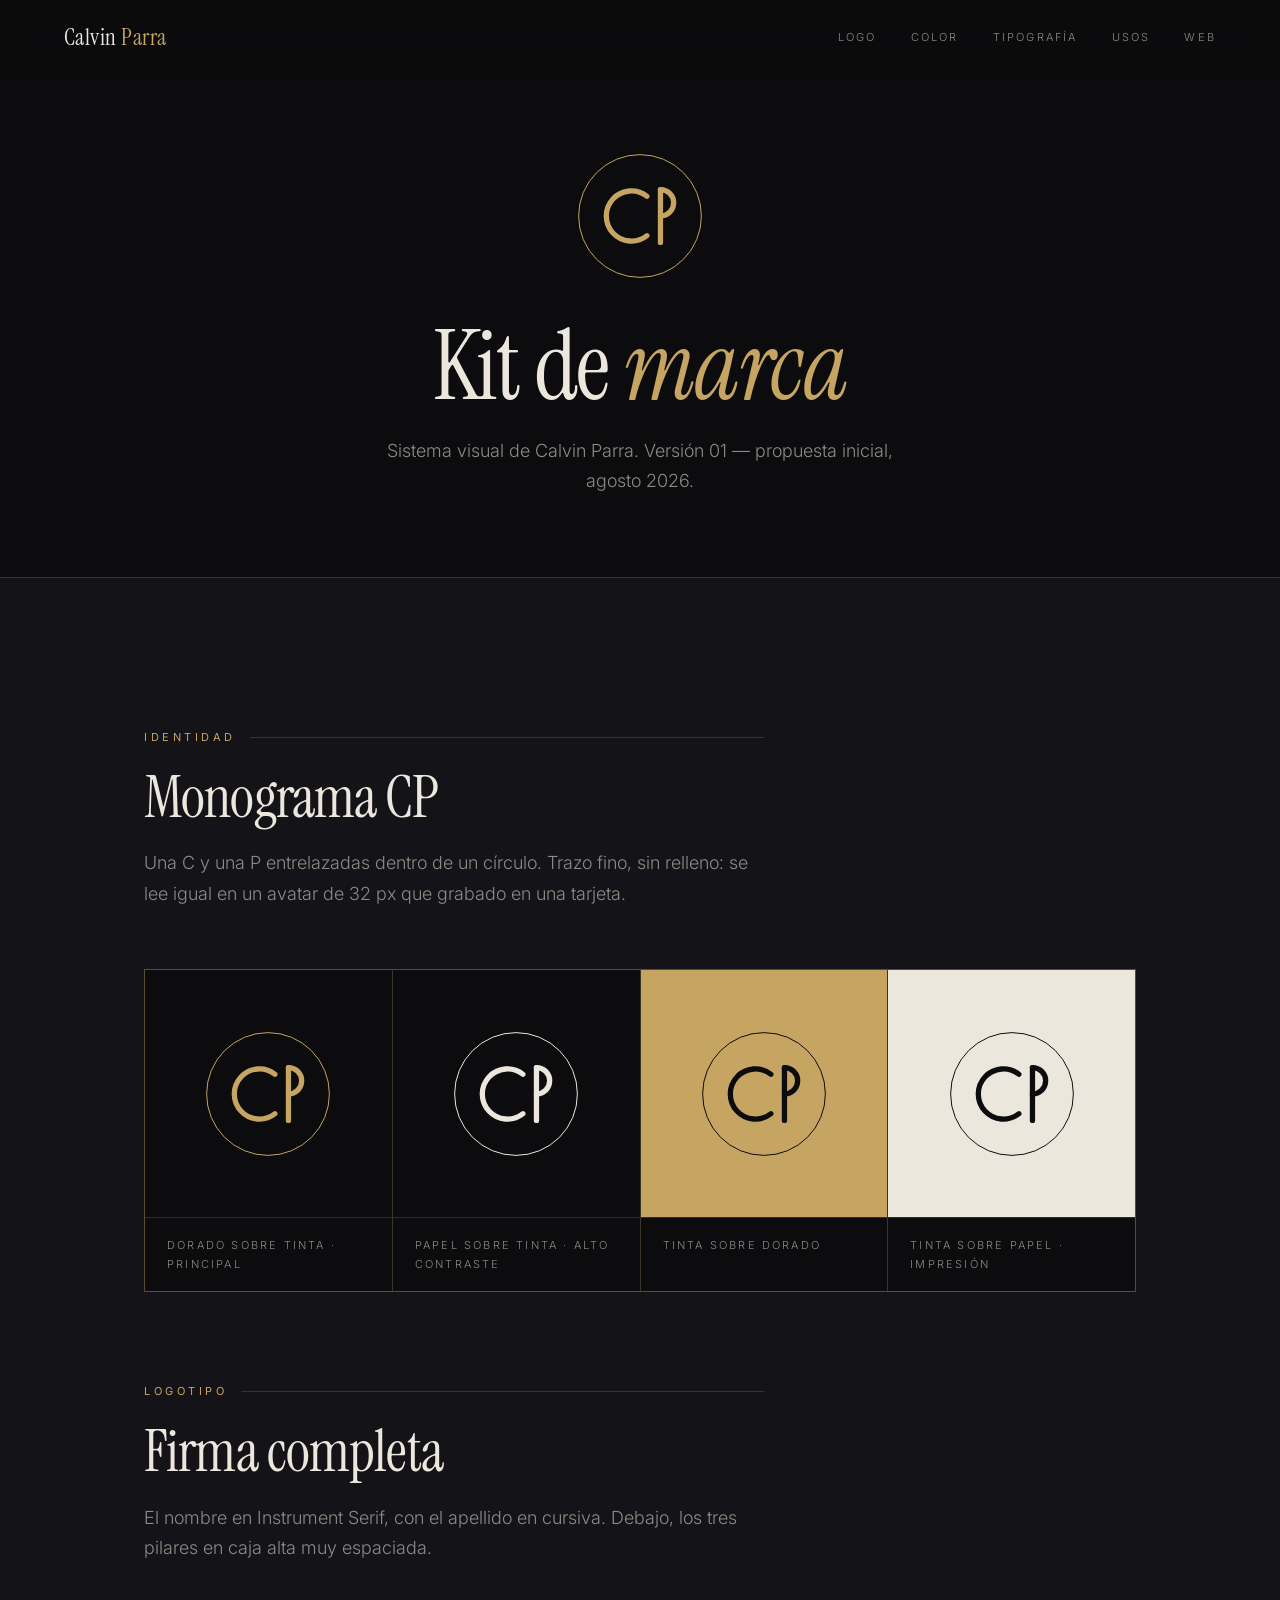
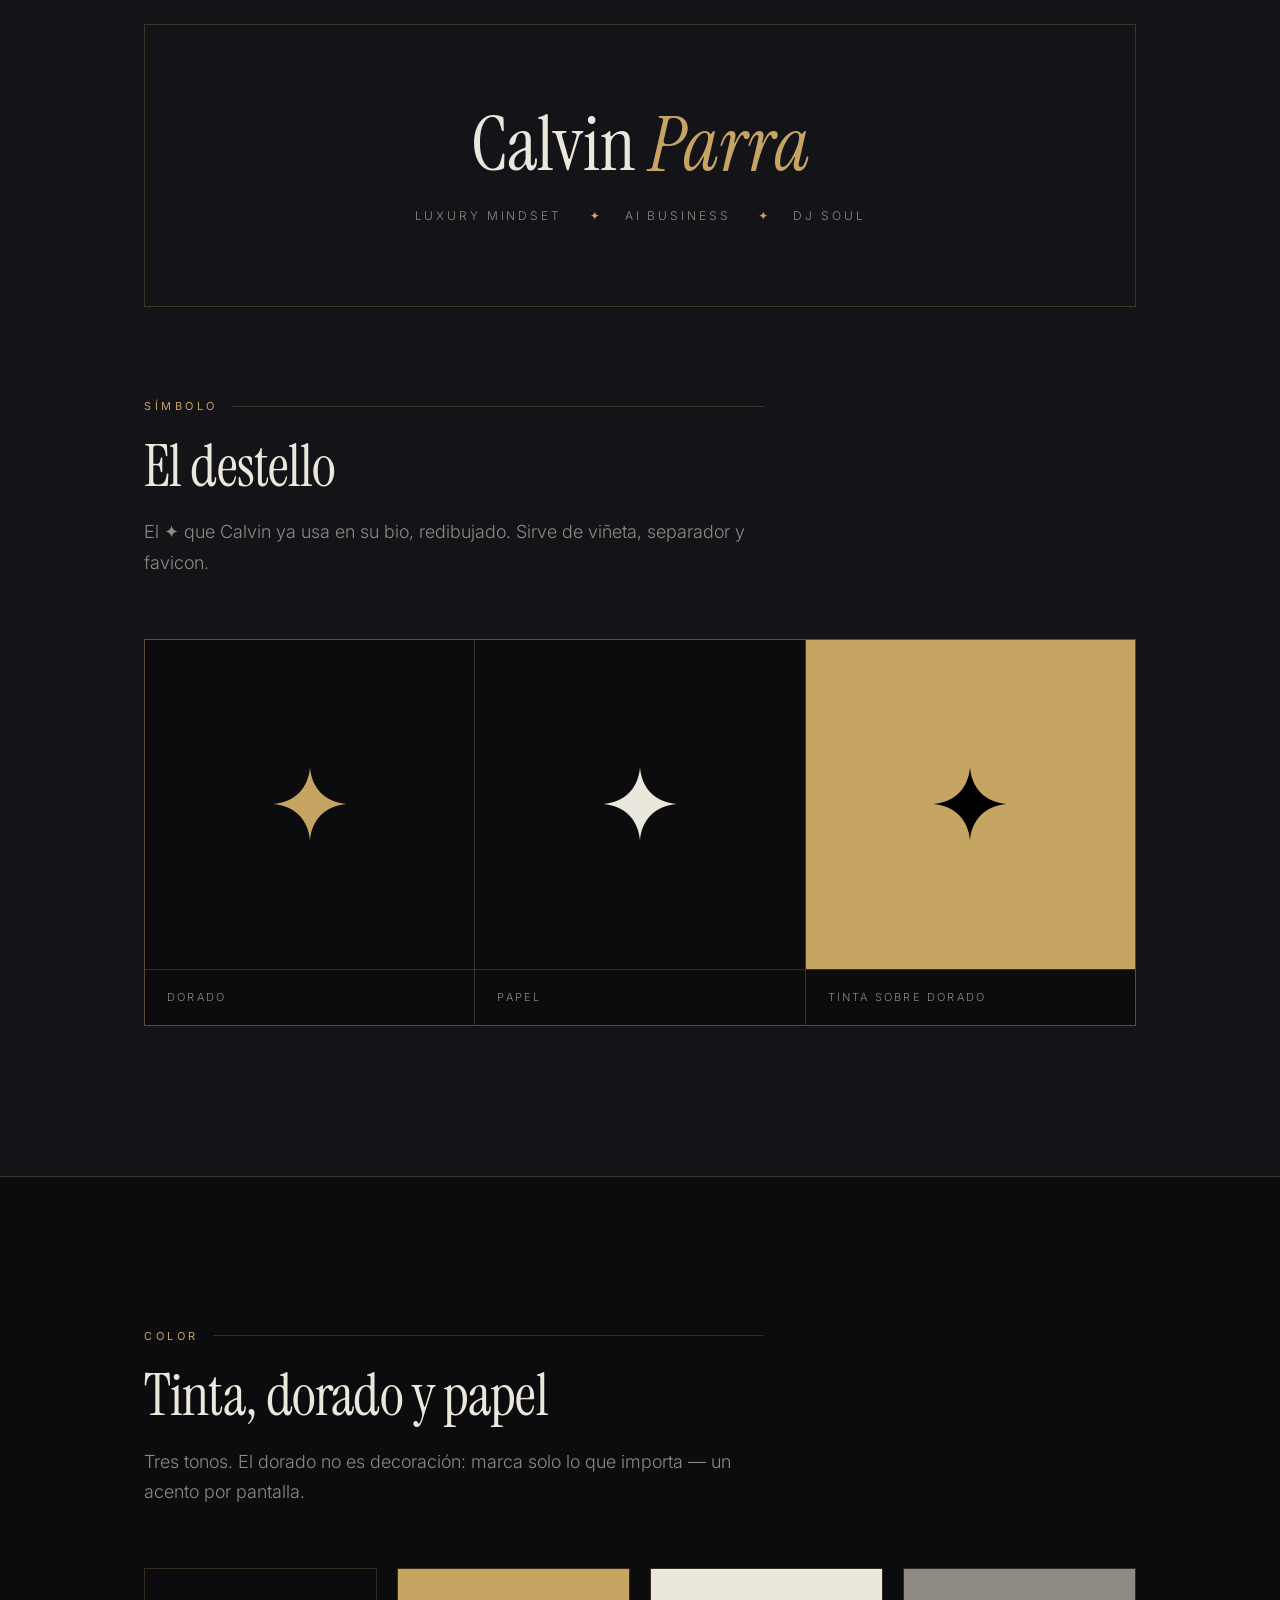
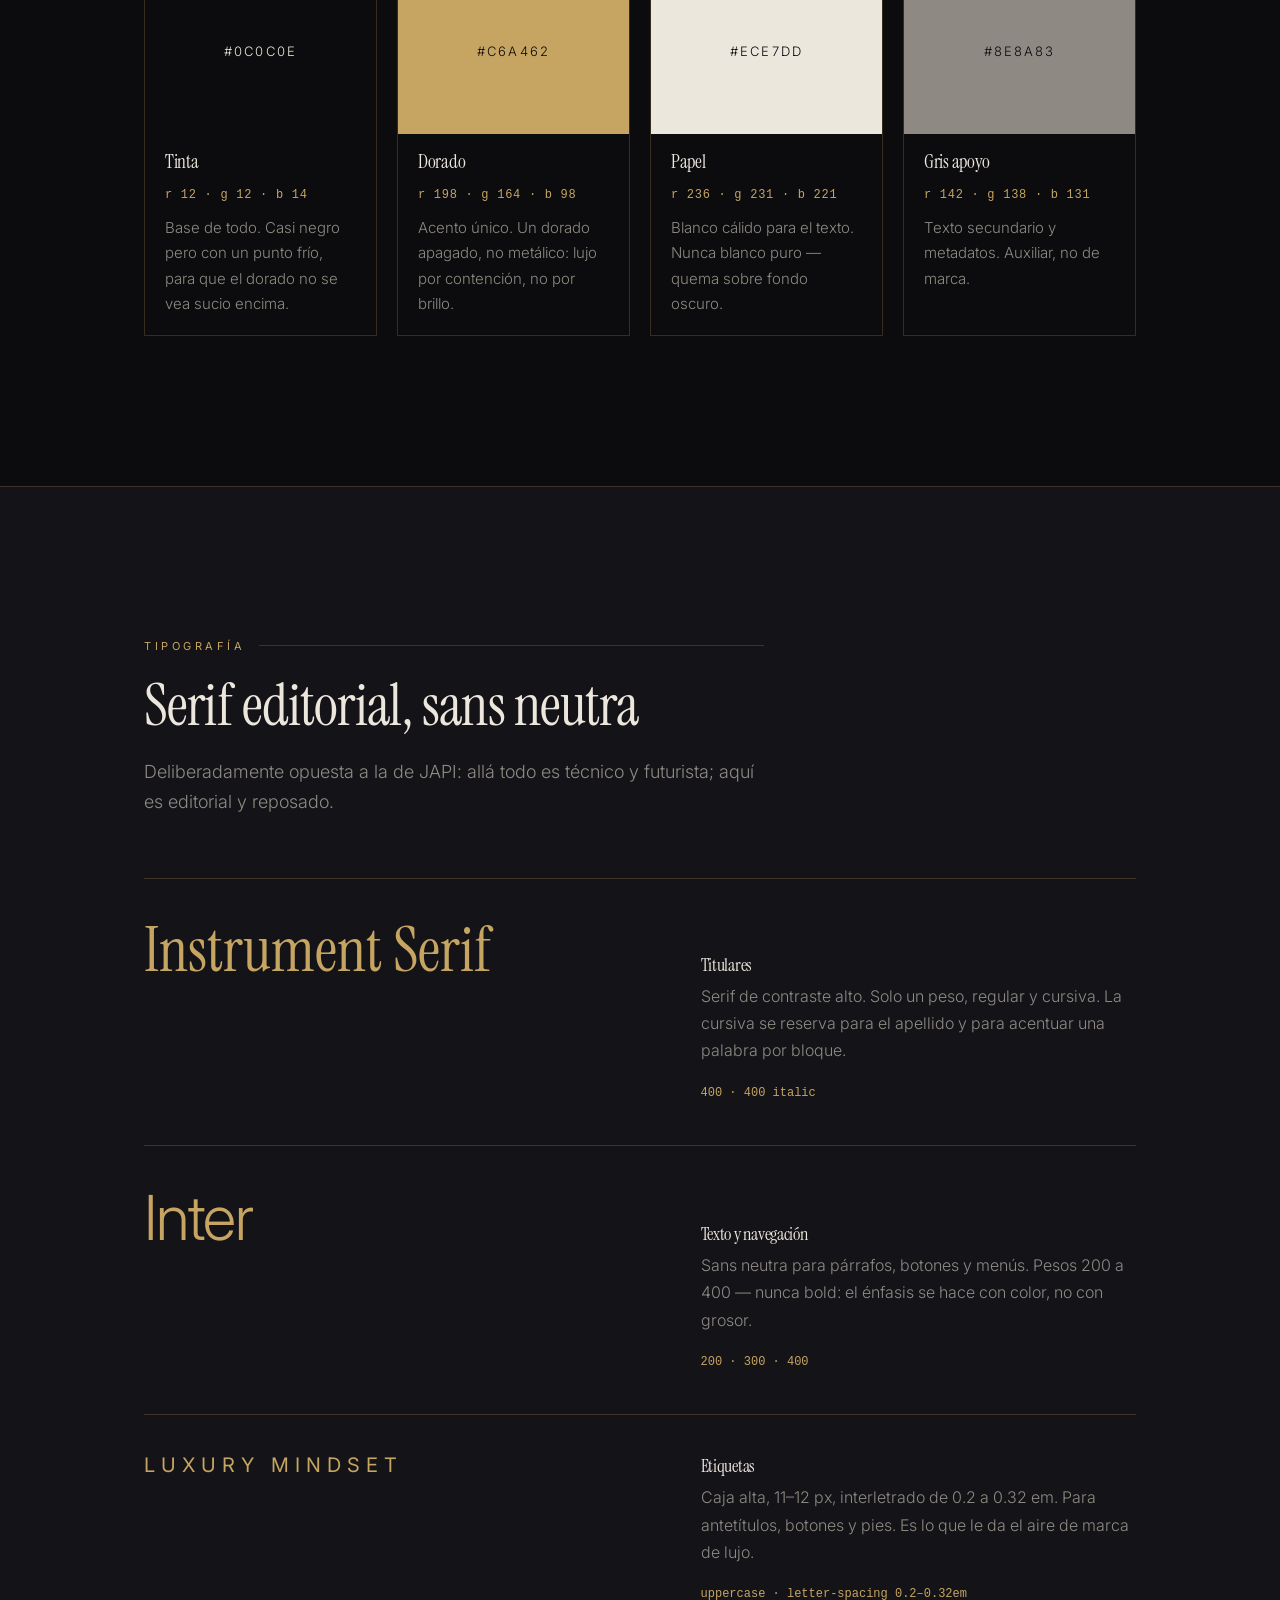
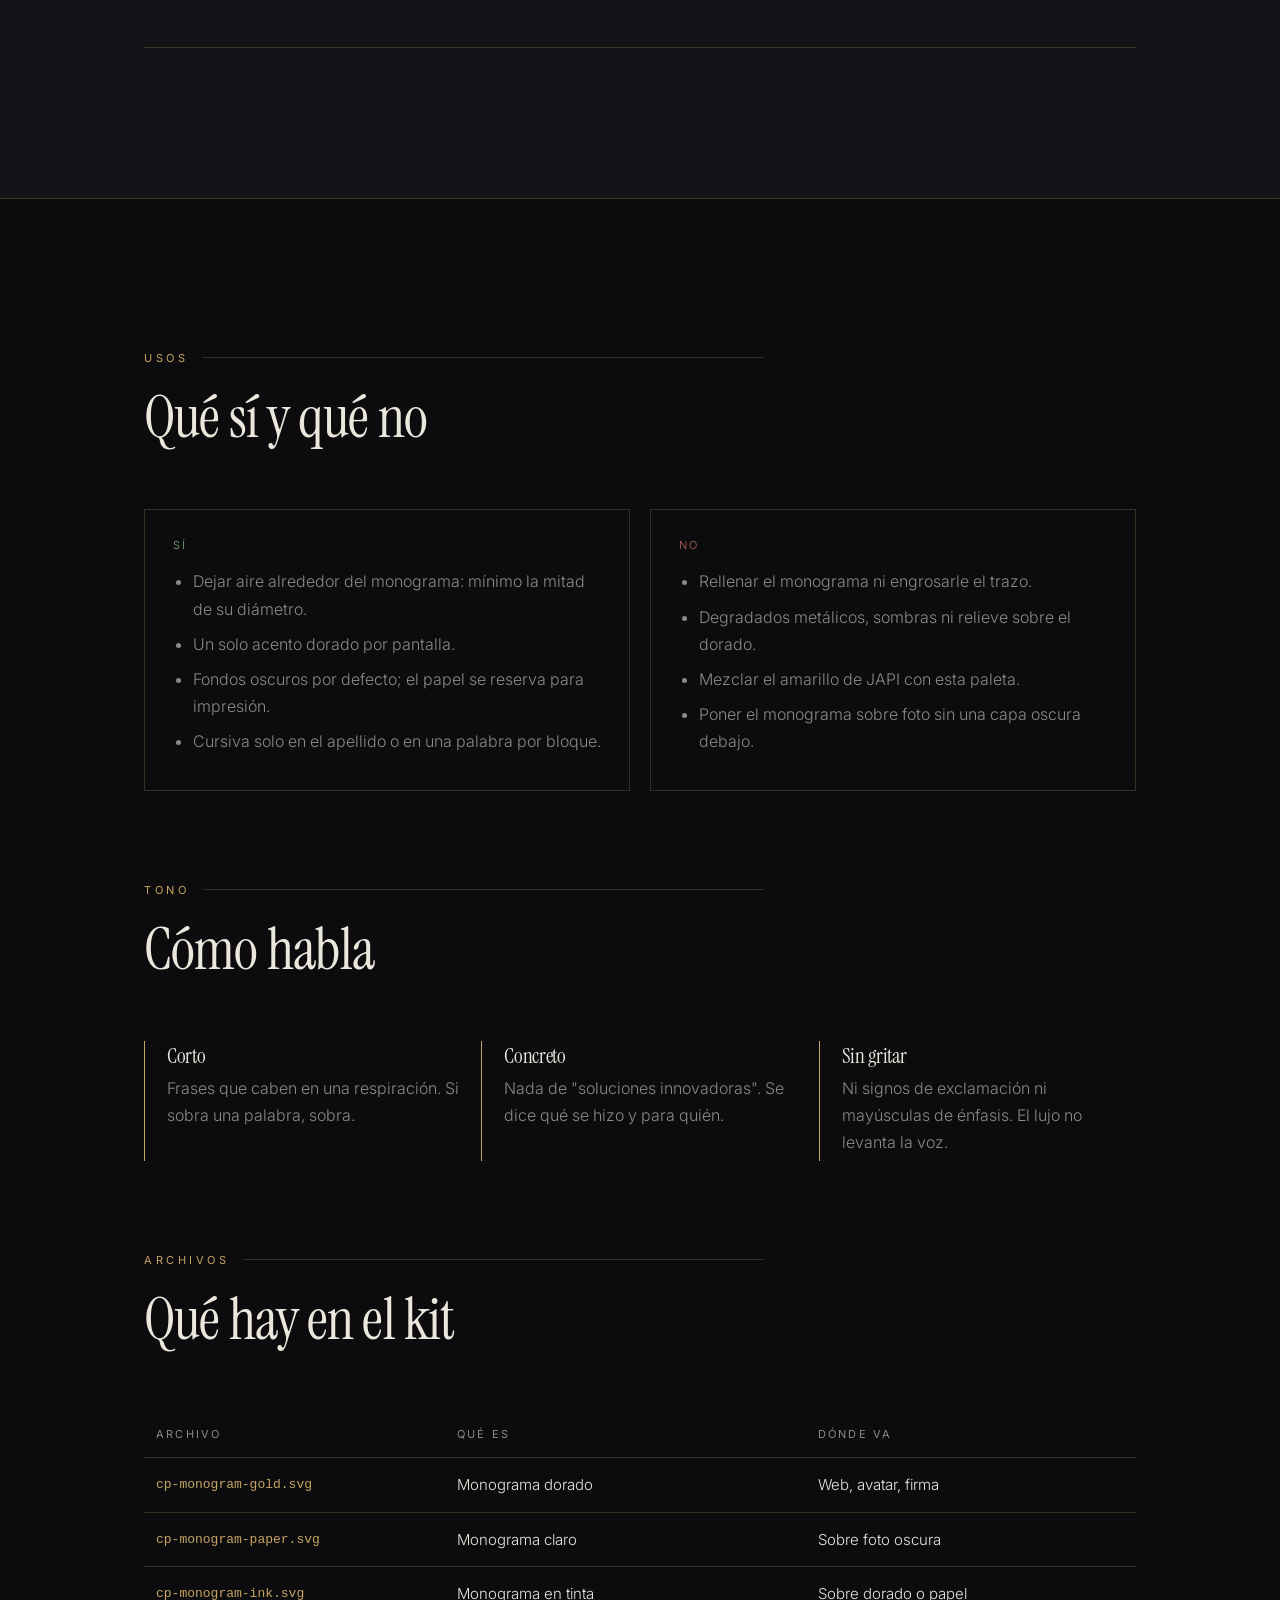
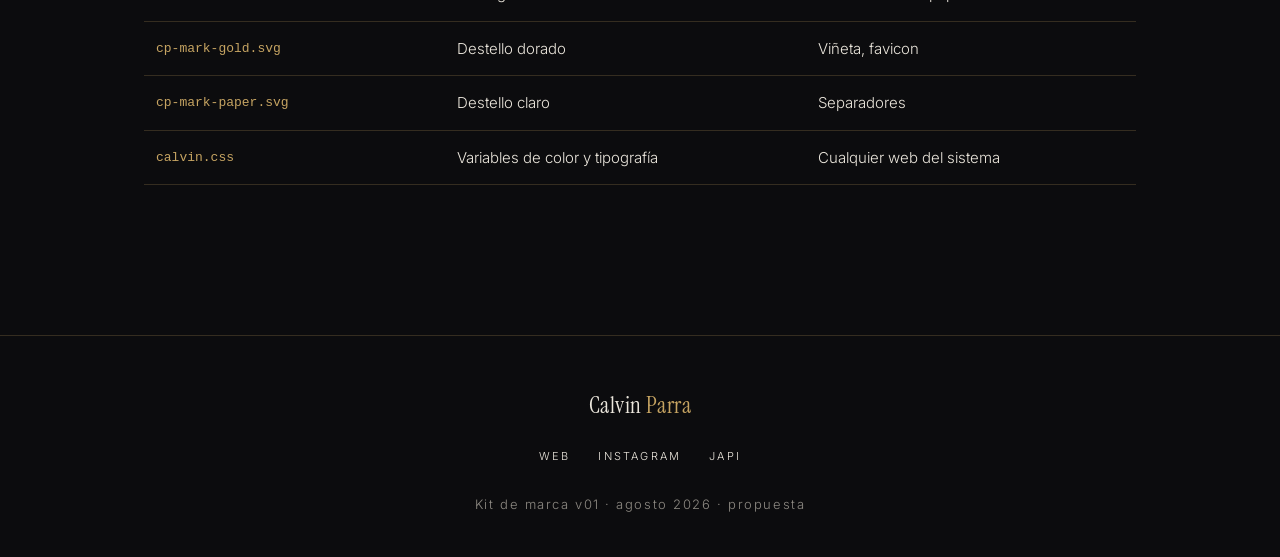
<file: calvin/marca.html>
<!DOCTYPE html>
<html lang="es">
<head>
<meta charset="utf-8">
<meta name="viewport" content="width=device-width, initial-scale=1">
<title>Calvin Parra — kit de marca</title>
<meta name="description" content="Manual de marca de Calvin Parra: monograma, paleta, tipografía y usos.">
<meta name="theme-color" content="#0c0c0e">
<link rel="preconnect" href="https://fonts.googleapis.com">
<link rel="preconnect" href="https://fonts.gstatic.com" crossorigin>
<link href="https://fonts.googleapis.com/css2?family=Instrument+Serif:ital@0;1&family=Inter:wght@200;300;400&display=swap" rel="stylesheet">
<link rel="stylesheet" href="assets/calvin.css?v=4">
<style>
.kit-hero { padding: 150px var(--gut) 80px; text-align: center; }
.kit-hero h1 { font-size: clamp(44px, 9vw, 96px); margin-bottom: 18px; }
.kit-hero img { width: 132px; margin: 0 auto 34px; }
.kit-hero p { color: var(--paper-dim); max-width: 520px; margin: 0 auto; }

.spec { display: grid; grid-template-columns: repeat(4, minmax(0, 1fr)); gap: 1px; background: var(--gold-soft); border: 1px solid var(--gold-soft); }
.spec.three { grid-template-columns: repeat(3, minmax(0, 1fr)); }
@media (max-width: 860px) { .spec, .spec.three { grid-template-columns: repeat(2, minmax(0, 1fr)); } }
.spec > div { background: var(--ink); padding: 0; }
.spec .frame { aspect-ratio: 1; display: grid; place-items: center; padding: 40px; }
.spec .frame img { width: 100%; max-width: 132px; }
.spec .cap { padding: 18px 22px; border-top: 1px solid var(--gold-soft); font-size: 11px; letter-spacing: 0.2em; text-transform: uppercase; color: var(--paper-dim); }
.on-gold { background: var(--gold); }
.on-paper { background: var(--paper); }

.swatch-grid { display: grid; grid-template-columns: repeat(auto-fit, minmax(215px, 1fr)); gap: 20px; }
.sw { border: 1px solid var(--gold-soft); }
.sw .fill { height: 165px; display: grid; place-items: center; font-size: 13px; letter-spacing: 0.16em; }
.sw .info { padding: 18px 20px; }
.sw h3 { font-size: 19px; margin-bottom: 8px; }
.sw p { margin: 0; font-size: 15px; color: var(--paper-dim); }
.sw code { font-family: ui-monospace, "SF Mono", Menlo, monospace; font-size: 12px; color: var(--gold); letter-spacing: 0.06em; }

.type-spec { border-top: 1px solid var(--gold-soft); padding: 40px 0; display: grid; grid-template-columns: 1.2fr 1fr; gap: 34px; align-items: baseline; }
.type-spec:last-child { border-bottom: 1px solid var(--gold-soft); }
.type-spec .big { font-size: clamp(34px, 5.6vw, 62px); line-height: 1.02; color: var(--gold); }
.type-spec h3 { font-size: 18px; margin-bottom: 8px; }
.type-spec p { color: var(--paper-dim); font-size: 16px; margin: 0 0 10px; }
.type-spec code { font-size: 12px; color: var(--gold); font-family: ui-monospace, Menlo, monospace; }

.rules { display: grid; grid-template-columns: 1fr 1fr; gap: 20px; }
.rule { border: 1px solid var(--gold-soft); padding: 26px 28px; }
.rule .tag { font-size: 11px; letter-spacing: 0.2em; text-transform: uppercase; margin-bottom: 14px; display: block; }
.rule.yes .tag { color: #7fae7a; }
.rule.no .tag { color: #b56a5f; }
.rule ul { margin: 0; padding-left: 20px; color: var(--paper-dim); font-size: 16px; }
.rule li { margin-bottom: 8px; }

.voice { display: grid; grid-template-columns: repeat(auto-fit, minmax(230px, 1fr)); gap: 20px; }
.voice div { border-left: 1px solid var(--gold); padding: 4px 0 4px 22px; }
.voice h3 { font-size: 21px; margin-bottom: 8px; }
.voice p { color: var(--paper-dim); font-size: 16px; margin: 0; }

.files { width: 100%; border-collapse: collapse; font-size: 15px; }
.files th, .files td { text-align: left; padding: 14px 12px; border-bottom: 1px solid var(--gold-soft); }
.files th { font-size: 11px; letter-spacing: 0.2em; text-transform: uppercase; color: var(--paper-dim); font-weight: 400; }
.files td:first-child { font-family: ui-monospace, Menlo, monospace; font-size: 13px; color: var(--gold); }
.files-wrap { overflow-x: auto; }

@media (max-width: 760px) {
  .type-spec, .rules { grid-template-columns: 1fr; }
}
</style>
</head>
<body>

<a class="skip-link" href="#logo">Saltar al contenido</a>

<nav class="nav" id="nav">
  <a href="index.html" class="brand">Calvin <em>Parra</em></a>
  <ul id="menu">
    <li><a href="#logo">Logo</a></li>
    <li><a href="#color">Color</a></li>
    <li><a href="#tipografia">Tipografía</a></li>
    <li><a href="#usos">Usos</a></li>
    <li><a href="index.html">Web</a></li>
  </ul>
  <button class="nav-toggle" id="navToggle" aria-label="Abrir menú" aria-expanded="false">≡</button>
</nav>

<header class="kit-hero">
  <img src="assets/brand/cp-monogram-gold.svg" alt="Monograma CP">
  <h1>Kit de <em style="font-style:italic;color:var(--gold)">marca</em></h1>
  <p>Sistema visual de Calvin Parra. Versión 01 — propuesta inicial, agosto 2026.</p>
</header>

<main>

<section id="logo" class="alt">
  <div class="wrap">
    <div class="section-head reveal">
      <p class="eyebrow">Identidad</p>
      <h2>Monograma CP</h2>
      <p>Una C y una P entrelazadas dentro de un círculo. Trazo fino, sin relleno: se lee igual en un avatar de 32 px que grabado en una tarjeta.</p>
    </div>
    <div class="spec reveal">
      <div>
        <div class="frame"><img src="assets/brand/cp-monogram-gold.svg" alt="Monograma en dorado"></div>
        <div class="cap">Dorado sobre tinta · principal</div>
      </div>
      <div>
        <div class="frame"><img src="assets/brand/cp-monogram-paper.svg" alt="Monograma en papel"></div>
        <div class="cap">Papel sobre tinta · alto contraste</div>
      </div>
      <div>
        <div class="frame on-gold"><img src="assets/brand/cp-monogram-ink.svg" alt="Monograma en tinta sobre dorado"></div>
        <div class="cap">Tinta sobre dorado</div>
      </div>
      <div>
        <div class="frame on-paper"><img src="assets/brand/cp-monogram-ink.svg" alt="Monograma en tinta sobre papel"></div>
        <div class="cap">Tinta sobre papel · impresión</div>
      </div>
    </div>

    <div class="section-head reveal" style="margin-top:90px">
      <p class="eyebrow">Logotipo</p>
      <h2>Firma completa</h2>
      <p>El nombre en Instrument Serif, con el apellido en cursiva. Debajo, los tres pilares en caja alta muy espaciada.</p>
    </div>
    <div class="reveal" style="border:1px solid var(--gold-soft);padding:clamp(34px,7vw,80px);text-align:center">
      <div style="font-family:'Instrument Serif',serif;font-size:clamp(40px,7vw,76px);line-height:1.04">Calvin <em style="font-style:italic;color:var(--gold)">Parra</em></div>
      <div class="pillars-line" style="justify-content:center;margin:22px 0 0">
        <span>Luxury mindset</span><span>AI business</span><span>DJ soul</span>
      </div>
    </div>

    <div class="section-head reveal" style="margin-top:90px">
      <p class="eyebrow">Símbolo</p>
      <h2>El destello</h2>
      <p>El ✦ que Calvin ya usa en su bio, redibujado. Sirve de viñeta, separador y favicon.</p>
    </div>
    <div class="spec three reveal">
      <div>
        <div class="frame"><img src="assets/brand/cp-mark-gold.svg" alt="Destello dorado" style="max-width:78px"></div>
        <div class="cap">Dorado</div>
      </div>
      <div>
        <div class="frame"><img src="assets/brand/cp-mark-paper.svg" alt="Destello papel" style="max-width:78px"></div>
        <div class="cap">Papel</div>
      </div>
      <div>
        <div class="frame on-gold"><img src="assets/brand/cp-mark-gold.svg" alt="Destello sobre dorado" style="max-width:78px;filter:brightness(0)"></div>
        <div class="cap">Tinta sobre dorado</div>
      </div>
    </div>
  </div>
</section>

<section id="color">
  <div class="wrap">
    <div class="section-head reveal">
      <p class="eyebrow">Color</p>
      <h2>Tinta, dorado y papel</h2>
      <p>Tres tonos. El dorado no es decoración: marca solo lo que importa — un acento por pantalla.</p>
    </div>
    <div class="swatch-grid reveal">
      <article class="sw">
        <div class="fill" style="background:#0C0C0E;color:#ECE7DD">#0C0C0E</div>
        <div class="info">
          <h3>Tinta</h3>
          <p><code>r 12 · g 12 · b 14</code></p>
          <p style="margin-top:9px">Base de todo. Casi negro pero con un punto frío, para que el dorado no se vea sucio encima.</p>
        </div>
      </article>
      <article class="sw">
        <div class="fill" style="background:#C6A462;color:#0C0C0E">#C6A462</div>
        <div class="info">
          <h3>Dorado</h3>
          <p><code>r 198 · g 164 · b 98</code></p>
          <p style="margin-top:9px">Acento único. Un dorado apagado, no metálico: lujo por contención, no por brillo.</p>
        </div>
      </article>
      <article class="sw">
        <div class="fill" style="background:#ECE7DD;color:#0C0C0E">#ECE7DD</div>
        <div class="info">
          <h3>Papel</h3>
          <p><code>r 236 · g 231 · b 221</code></p>
          <p style="margin-top:9px">Blanco cálido para el texto. Nunca blanco puro — quema sobre fondo oscuro.</p>
        </div>
      </article>
      <article class="sw">
        <div class="fill" style="background:#8E8A83;color:#0C0C0E">#8E8A83</div>
        <div class="info">
          <h3>Gris apoyo</h3>
          <p><code>r 142 · g 138 · b 131</code></p>
          <p style="margin-top:9px">Texto secundario y metadatos. Auxiliar, no de marca.</p>
        </div>
      </article>
    </div>
  </div>
</section>

<section id="tipografia" class="alt">
  <div class="wrap">
    <div class="section-head reveal">
      <p class="eyebrow">Tipografía</p>
      <h2>Serif editorial, sans neutra</h2>
      <p>Deliberadamente opuesta a la de JAPI: allá todo es técnico y futurista; aquí es editorial y reposado.</p>
    </div>
    <div class="reveal">
      <div class="type-spec">
        <div class="big" style="font-family:'Instrument Serif',serif">Instrument Serif</div>
        <div>
          <h3>Titulares</h3>
          <p>Serif de contraste alto. Solo un peso, regular y cursiva. La cursiva se reserva para el apellido y para acentuar una palabra por bloque.</p>
          <code>400 · 400 italic</code>
        </div>
      </div>
      <div class="type-spec">
        <div class="big" style="font-family:'Inter',sans-serif;font-weight:300;letter-spacing:-0.02em">Inter</div>
        <div>
          <h3>Texto y navegación</h3>
          <p>Sans neutra para párrafos, botones y menús. Pesos 200 a 400 — nunca bold: el énfasis se hace con color, no con grosor.</p>
          <code>200 · 300 · 400</code>
        </div>
      </div>
      <div class="type-spec">
        <div class="big" style="font-family:'Inter',sans-serif;font-weight:400;font-size:clamp(14px,2vw,20px);letter-spacing:0.3em;text-transform:uppercase">Luxury mindset</div>
        <div>
          <h3>Etiquetas</h3>
          <p>Caja alta, 11–12 px, interletrado de 0.2 a 0.32 em. Para antetítulos, botones y pies. Es lo que le da el aire de marca de lujo.</p>
          <code>uppercase · letter-spacing 0.2–0.32em</code>
        </div>
      </div>
    </div>
  </div>
</section>

<section id="usos">
  <div class="wrap">
    <div class="section-head reveal">
      <p class="eyebrow">Usos</p>
      <h2>Qué sí y qué no</h2>
    </div>
    <div class="rules reveal">
      <div class="rule yes">
        <span class="tag">Sí</span>
        <ul>
          <li>Dejar aire alrededor del monograma: mínimo la mitad de su diámetro.</li>
          <li>Un solo acento dorado por pantalla.</li>
          <li>Fondos oscuros por defecto; el papel se reserva para impresión.</li>
          <li>Cursiva solo en el apellido o en una palabra por bloque.</li>
        </ul>
      </div>
      <div class="rule no">
        <span class="tag">No</span>
        <ul>
          <li>Rellenar el monograma ni engrosarle el trazo.</li>
          <li>Degradados metálicos, sombras ni relieve sobre el dorado.</li>
          <li>Mezclar el amarillo de JAPI con esta paleta.</li>
          <li>Poner el monograma sobre foto sin una capa oscura debajo.</li>
        </ul>
      </div>
    </div>

    <div class="section-head reveal" style="margin-top:90px">
      <p class="eyebrow">Tono</p>
      <h2>Cómo habla</h2>
    </div>
    <div class="voice reveal">
      <div>
        <h3>Corto</h3>
        <p>Frases que caben en una respiración. Si sobra una palabra, sobra.</p>
      </div>
      <div>
        <h3>Concreto</h3>
        <p>Nada de "soluciones innovadoras". Se dice qué se hizo y para quién.</p>
      </div>
      <div>
        <h3>Sin gritar</h3>
        <p>Ni signos de exclamación ni mayúsculas de énfasis. El lujo no levanta la voz.</p>
      </div>
    </div>

    <div class="section-head reveal" style="margin-top:90px">
      <p class="eyebrow">Archivos</p>
      <h2>Qué hay en el kit</h2>
    </div>
    <div class="files-wrap reveal">
      <table class="files">
        <thead>
          <tr><th>Archivo</th><th>Qué es</th><th>Dónde va</th></tr>
        </thead>
        <tbody>
          <tr><td>cp-monogram-gold.svg</td><td>Monograma dorado</td><td>Web, avatar, firma</td></tr>
          <tr><td>cp-monogram-paper.svg</td><td>Monograma claro</td><td>Sobre foto oscura</td></tr>
          <tr><td>cp-monogram-ink.svg</td><td>Monograma en tinta</td><td>Sobre dorado o papel</td></tr>
          <tr><td>cp-mark-gold.svg</td><td>Destello dorado</td><td>Viñeta, favicon</td></tr>
          <tr><td>cp-mark-paper.svg</td><td>Destello claro</td><td>Separadores</td></tr>
          <tr><td>calvin.css</td><td>Variables de color y tipografía</td><td>Cualquier web del sistema</td></tr>
        </tbody>
      </table>
    </div>
  </div>
</section>

</main>

<footer>
  <div class="wrap">
    <a href="index.html" class="brand">Calvin <em>Parra</em></a>
    <div class="socials">
      <a href="index.html">Web</a>
      <a href="https://www.instagram.com/djcalvinparra/" target="_blank" rel="noopener">Instagram</a>
      <a href="../">JAPI</a>
    </div>
    <small>Kit de marca v01 · agosto 2026 · propuesta</small>
  </div>
</footer>

<script>
const nav = document.getElementById('nav');
const menu = document.getElementById('menu');
const toggle = document.getElementById('navToggle');

addEventListener('scroll', () => {
  nav.classList.toggle('scrolled', scrollY > 20);
}, { passive: true });

toggle.addEventListener('click', () => {
  const open = menu.classList.toggle('open');
  toggle.setAttribute('aria-expanded', String(open));
});

const io = new IntersectionObserver(entries => {
  entries.forEach(entry => {
    if (entry.isIntersecting) {
      entry.target.classList.add('in');
      io.unobserve(entry.target);
    }
  });
}, { threshold: 0.1 });

document.querySelectorAll('.reveal').forEach((el, i) => {
  el.style.transitionDelay = (i % 3) * 80 + 'ms';
  io.observe(el);
});
</script>

</body>
</html>
</file>
<file: assets/css/japi.css>
@font-face {
  font-family: "Audiowide";
  src: url("../fonts/Audiowide-Regular.ttf") format("truetype");
  font-weight: 400;
  font-display: swap;
}
@font-face {
  font-family: "Phenomena";
  src: url("../fonts/Phenomena-Light.otf") format("opentype");
  font-weight: 300;
  font-display: swap;
}
@font-face {
  font-family: "Phenomena";
  src: url("../fonts/Phenomena-Regular.otf") format("opentype");
  font-weight: 400;
  font-display: swap;
}
@font-face {
  font-family: "Phenomena";
  src: url("../fonts/Phenomena-Bold.otf") format("opentype");
  font-weight: 700;
  font-display: swap;
}
@font-face {
  font-family: "Phenomena";
  src: url("../fonts/Phenomena-Black.otf") format("opentype");
  font-weight: 900;
  font-display: swap;
}
/* "digital display tfb" (Kaiser Zhar Khan) es de uso personal unicamente:
   no se incrusta ni se distribuye con el sitio. Los bloques que la usaban
   caen a Audiowide, la tipografia principal del manual. Si se compra la
   licencia comercial, basta con reponer aqui el @font-face. */

:root {
  --yellow: #fdd20e;
  --yellow-dim: #c9a70b;
  --midnight: #16151d;
  --midnight-2: #1e1d27;
  --midnight-3: #2a2836;
  --line: rgba(253, 210, 14, 0.18);
  --text: #f4f2ee;
  --text-dim: #9d9aab;
  --maxw: 1180px;
  --gut: clamp(20px, 5vw, 64px);
}

*,
*::before,
*::after {
  box-sizing: border-box;
}

html {
  scroll-behavior: smooth;
}

body {
  margin: 0;
  background: var(--midnight);
  color: var(--text);
  font-family: "Phenomena", system-ui, sans-serif;
  font-weight: 300;
  font-size: 19px;
  line-height: 1.65;
  -webkit-font-smoothing: antialiased;
  overflow-x: hidden;
}

h1,
h2,
h3,
.mono {
  font-family: "Audiowide", system-ui, sans-serif;
  font-weight: 400;
  letter-spacing: 0.01em;
  line-height: 1.1;
  margin: 0;
}

a {
  color: inherit;
  text-decoration: none;
}

/* Foco solo para teclado. Sin esto no se ve donde esta uno al tabular:
   el fondo oscuro se come el anillo por defecto del navegador. */
:focus-visible {
  outline: 2px solid var(--yellow);
  outline-offset: 3px;
}

.skip-link {
  position: absolute;
  left: 50%;
  top: 8px;
  transform: translate(-50%, -160%);
  z-index: 100;
  background: var(--yellow);
  color: var(--midnight);
  font-family: "Audiowide", sans-serif;
  font-size: 12px;
  letter-spacing: 0.16em;
  text-transform: uppercase;
  padding: 14px 26px;
  transition: transform 0.2s;
}

.skip-link:focus {
  transform: translate(-50%, 0);
}

img {
  max-width: 100%;
  display: block;
}

.wrap {
  max-width: var(--maxw);
  margin-inline: auto;
  padding-inline: var(--gut);
}

.eyebrow {
  font-family: "Audiowide", sans-serif;
  font-size: 12px;
  letter-spacing: 0.28em;
  text-transform: uppercase;
  color: var(--yellow);
  margin: 0 0 18px;
  display: flex;
  align-items: center;
  gap: 12px;
}

.eyebrow::after {
  content: "";
  flex: 1;
  height: 1px;
  background: var(--line);
}

/* --- retícula a 45°, del manual de marca --- */
.grid45 {
  position: absolute;
  inset: 0;
  pointer-events: none;
  background-image: repeating-linear-gradient(
      45deg,
      rgba(253, 210, 14, 0.05) 0 1px,
      transparent 1px 74px
    ),
    repeating-linear-gradient(
      -45deg,
      rgba(253, 210, 14, 0.05) 0 1px,
      transparent 1px 74px
    );
  mask-image: radial-gradient(ellipse 90% 70% at 50% 40%, #000 30%, transparent 100%);
}

/* --- intro 3D --- */
/* Los destellos azul y vinotinto no son colores de marca: leen como luz de
   club sobre el Midnight Sky, que es justo lo que el manual pide del fondo
   oscuro. Van muy difuminados y a baja opacidad para que no compitan con
   el amarillo del logo. */
.intro {
  position: fixed;
  inset: 0;
  z-index: 200;
  display: grid;
  place-items: center;
  background: var(--midnight);
  perspective: 1100px;
  animation: intro-out 0.85s ease 2.05s both;
}

.intro-stage {
  position: relative;
  display: grid;
  place-items: center;
  transform-style: preserve-3d;
}

.intro-logo {
  position: relative;
  z-index: 2;
  width: min(52vw, 380px);
  animation: intro-drop 1.35s cubic-bezier(0.16, 0.84, 0.32, 1) both;
}

.glow {
  position: absolute;
  border-radius: 50%;
  pointer-events: none;
  filter: blur(64px);
  opacity: 0;
  animation: glow-pulse 2.3s ease both;
}

.glow-azul {
  --tx: -16%;
  --ty: -12%;
  --tz: -140px;
  width: 62vmin;
  height: 62vmin;
  background: radial-gradient(circle, rgba(46, 108, 255, 0.5), transparent 70%);
  animation-delay: 0.3s;
}

.glow-vino {
  --tx: 18%;
  --ty: 14%;
  --tz: -180px;
  width: 54vmin;
  height: 54vmin;
  background: radial-gradient(circle, rgba(140, 32, 68, 0.55), transparent 70%);
  animation-delay: 0.5s;
}

@keyframes intro-drop {
  0% {
    opacity: 0;
    transform: translate3d(0, -44vh, 380px) rotateX(38deg) scale(1.2);
    filter: blur(7px);
  }
  50% {
    opacity: 1;
  }
  75%,
  100% {
    opacity: 1;
    transform: translate3d(0, 0, 0) rotateX(0) scale(1);
    filter: blur(0);
  }
}

@keyframes glow-pulse {
  0% {
    opacity: 0;
    transform: translate3d(var(--tx), var(--ty), var(--tz)) scale(0.65);
  }
  45% {
    opacity: 0.9;
    transform: translate3d(var(--tx), var(--ty), var(--tz)) scale(1);
  }
  100% {
    opacity: 0;
    transform: translate3d(var(--tx), var(--ty), var(--tz)) scale(1.22);
  }
}

@keyframes intro-out {
  to {
    opacity: 0;
    visibility: hidden;
  }
}

/* Mientras corre la intro el fondo no debe poder desplazarse. */
body.intro-activa {
  overflow: hidden;
}

/* Con movimiento reducido la intro no aparece siquiera: una caida en 3D es
   exactamente el tipo de animacion que puede marear. */
@media (prefers-reduced-motion: reduce) {
  .intro {
    display: none;
  }
}

/* --- nav --- */
.nav {
  position: fixed;
  top: 0;
  left: 0;
  right: 0;
  z-index: 50;
  display: flex;
  align-items: center;
  justify-content: space-between;
  gap: 24px;
  padding: 16px var(--gut);
  background: rgba(22, 21, 29, 0.72);
  backdrop-filter: blur(14px);
  border-bottom: 1px solid transparent;
  transition: border-color 0.3s, background 0.3s;
}

.nav.scrolled {
  border-bottom-color: var(--line);
  background: rgba(22, 21, 29, 0.92);
}

.nav img {
  height: 42px;
  width: auto;
}

.nav ul {
  display: flex;
  gap: 30px;
  list-style: none;
  margin: 0;
  padding: 0;
  font-family: "Audiowide", sans-serif;
  font-size: 12px;
  letter-spacing: 0.18em;
  text-transform: uppercase;
}

.nav ul a {
  color: var(--text-dim);
  padding: 6px 0;
  border-bottom: 1px solid transparent;
  transition: color 0.2s, border-color 0.2s;
}

.nav ul a:hover {
  color: var(--yellow);
  border-bottom-color: var(--yellow);
}

.nav .btn {
  padding: 10px 20px;
  font-size: 11px;
}

.nav-toggle {
  display: none;
  background: none;
  border: 1px solid var(--line);
  color: var(--yellow);
  width: 42px;
  height: 42px;
  border-radius: 2px;
  font-size: 18px;
  cursor: pointer;
}

/* --- botones --- */
.btn {
  display: inline-block;
  font-family: "Audiowide", sans-serif;
  font-size: 12px;
  letter-spacing: 0.16em;
  text-transform: uppercase;
  padding: 15px 30px;
  border: 1px solid var(--yellow);
  color: var(--yellow);
  background: transparent;
  cursor: pointer;
  transition: background 0.22s, color 0.22s;
}

.btn:hover {
  background: var(--yellow);
  color: var(--midnight);
}

.btn-solid {
  background: var(--yellow);
  color: var(--midnight);
}

.btn-solid:hover {
  background: transparent;
  color: var(--yellow);
}

/* --- hero --- */
.hero {
  position: relative;
  min-height: 100svh;
  display: grid;
  place-items: center;
  text-align: center;
  padding: 140px var(--gut) 90px;
  overflow: hidden;
}

.hero-glow {
  position: absolute;
  width: 900px;
  height: 900px;
  top: -320px;
  left: 50%;
  transform: translateX(-50%);
  background: radial-gradient(circle, rgba(253, 210, 14, 0.16), transparent 62%);
  pointer-events: none;
}

.hero-inner {
  position: relative;
  max-width: 900px;
  /* Perspectiva para que el logo se sienta como un objeto flotando, no
     solo girando plano. Va aqui, en el padre directo, porque perspective
     define el espacio 3D para los HIJOS del elemento que la lleva. */
  perspective: 900px;
}

.hero img.mark {
  width: clamp(150px, 24vw, 235px);
  margin: 0 auto 34px;
  filter: drop-shadow(0 0 46px rgba(253, 210, 14, 0.35));
  transition: transform 0.35s cubic-bezier(0.22, 1, 0.36, 1);
  will-change: transform;
}

.hero h1 {
  font-size: clamp(38px, 8.5vw, 92px);
  margin-bottom: 22px;
}

.hero h1 span {
  color: var(--yellow);
}

.hero p {
  color: var(--text-dim);
  font-size: clamp(18px, 2.2vw, 23px);
  max-width: 620px;
  margin: 0 auto 40px;
}

.hero-cta {
  display: flex;
  gap: 14px;
  justify-content: center;
  flex-wrap: wrap;
}

.ticker {
  position: absolute;
  bottom: 0;
  left: 0;
  right: 0;
  border-top: 1px solid var(--line);
  border-bottom: 1px solid var(--line);
  background: rgba(253, 210, 14, 0.04);
  overflow: hidden;
  padding: 12px 0;
}

/* Los mismos azul y vinotinto de la intro, aqui como un foco de luz que
   sigue al cursor por dentro del ticker. Se quedan en 0 de opacidad hasta
   que el JS los activa; el overflow:hidden del .ticker los recorta en
   franjas horizontales en vez de circulos completos, que es justo el
   efecto de "luz de club" que se busca. */
.ticker-glow-azul,
.ticker-glow-vino {
  position: absolute;
  top: 50%;
  width: 320px;
  height: 170px;
  border-radius: 50%;
  pointer-events: none;
  filter: blur(42px);
  opacity: 0;
  transition: opacity 0.3s ease;
  transform: translate(-50%, -50%);
}

.ticker-glow-azul {
  background: radial-gradient(circle, rgba(46, 108, 255, 0.55), transparent 70%);
}

.ticker-glow-vino {
  background: radial-gradient(circle, rgba(140, 32, 68, 0.55), transparent 70%);
}

.ticker-track {
  position: relative;
  z-index: 1;
  /* z-index explicito para que el texto quede siempre encima de los
     brillos: un elemento posicionado con z-index (aunque sea 1) pinta
     despues que uno con z-index:auto, sin importar el orden en el HTML. */
  display: flex;
  gap: 46px;
  width: max-content;
  animation: slide 26s linear infinite;
  font-family: "Display TFB", "Audiowide", sans-serif;
  font-size: 14px;
  letter-spacing: 0.24em;
  text-transform: uppercase;
  color: var(--yellow-dim);
  white-space: nowrap;
  /* Perspectiva para las palabras: viven aqui, en el padre directo de los
     <span>, para que su rotateY/translateZ individual sea correcto. */
  perspective: 700px;
}

.ticker-track span {
  display: inline-block;
  transition: transform 0.28s cubic-bezier(0.22, 1, 0.36, 1), filter 0.28s ease,
    opacity 0.28s ease;
}

@keyframes slide {
  to {
    transform: translateX(-50%);
  }
}

@media (prefers-reduced-motion: reduce) {
  .ticker-track {
    animation: none;
  }
}

/* --- secciones --- */
section {
  position: relative;
  padding: clamp(80px, 12vw, 140px) 0;
}

.section-head {
  max-width: 640px;
  margin-bottom: 56px;
}

.section-head h2 {
  font-size: clamp(28px, 4.6vw, 46px);
  margin-bottom: 18px;
}

/* El :not(.eyebrow) es deliberado: un selector como ".section-head p" gana
   por especificidad a ".eyebrow" y le roba el amarillo al antetitulo. */
.section-head p:not(.eyebrow) {
  color: var(--text-dim);
  margin: 0;
}

.alt {
  background: var(--midnight-2);
  border-block: 1px solid var(--line);
}

/* --- sobre --- */
.about {
  display: grid;
  grid-template-columns: 1.15fr 0.85fr;
  gap: clamp(32px, 6vw, 76px);
  align-items: center;
}

.about p:not(.eyebrow) {
  color: var(--text-dim);
}

.about p strong {
  color: var(--text);
  font-weight: 700;
}

.about-visual {
  position: relative;
  aspect-ratio: 1;
  display: grid;
  place-items: center;
  border: 1px solid var(--line);
}

.about-visual img {
  width: 62%;
  animation: spin 34s linear infinite;
}

@keyframes spin {
  to {
    transform: rotate(360deg);
  }
}

@media (prefers-reduced-motion: reduce) {
  .about-visual img {
    animation: none;
  }
}

.stats {
  display: grid;
  grid-template-columns: repeat(3, 1fr);
  gap: 1px;
  background: var(--line);
  margin-top: 44px;
}

.stats div {
  background: var(--midnight);
  padding: 26px 20px;
}

.stats .n {
  font-family: "Audiowide", sans-serif;
  font-size: clamp(26px, 4vw, 38px);
  color: var(--yellow);
  display: block;
  line-height: 1;
}

.stats .l {
  font-size: 14px;
  letter-spacing: 0.16em;
  text-transform: uppercase;
  color: var(--text-dim);
}

/* --- sets --- */
.sets {
  display: grid;
  grid-template-columns: repeat(auto-fit, minmax(280px, 1fr));
  gap: 22px;
}

.set-card {
  display: block;
  position: relative;
  border: 1px solid var(--line);
  background: var(--midnight-2);
  padding: 30px 28px 26px;
  overflow: hidden;
  transition: transform 0.25s, border-color 0.25s;
}

.set-card:hover {
  transform: translateY(-6px);
  border-color: var(--yellow);
}

.set-card .num {
  font-family: "Display TFB", "Audiowide", sans-serif;
  font-size: 62px;
  color: rgba(253, 210, 14, 0.14);
  position: absolute;
  top: 8px;
  right: 18px;
  line-height: 1;
}

.set-card h3 {
  font-size: 21px;
  margin-bottom: 10px;
}

.set-card p {
  color: var(--text-dim);
  font-size: 17px;
  margin: 0 0 22px;
}

.tags {
  display: flex;
  gap: 8px;
  flex-wrap: wrap;
}

.tag {
  font-family: "Audiowide", sans-serif;
  font-size: 10px;
  letter-spacing: 0.16em;
  text-transform: uppercase;
  color: var(--yellow);
  border: 1px solid var(--line);
  padding: 6px 11px;
}

/* --- fechas --- */
.date-row {
  display: grid;
  grid-template-columns: 120px 1fr auto;
  gap: 28px;
  align-items: center;
  padding: 26px 0;
  border-bottom: 1px solid var(--line);
  transition: padding-inline 0.25s, background 0.25s;
}

.date-row:first-child {
  border-top: 1px solid var(--line);
}

.date-row:hover {
  background: rgba(253, 210, 14, 0.04);
  padding-inline: 14px;
}

.date-when {
  font-family: "Audiowide", sans-serif;
  color: var(--yellow);
  font-size: 15px;
  letter-spacing: 0.08em;
}

.date-what h3 {
  font-size: 20px;
  margin-bottom: 5px;
}

.date-what span {
  color: var(--text-dim);
  font-size: 16px;
  letter-spacing: 0.08em;
  text-transform: uppercase;
}

.sold {
  font-family: "Audiowide", sans-serif;
  font-size: 11px;
  letter-spacing: 0.14em;
  text-transform: uppercase;
  color: var(--text-dim);
  border: 1px solid var(--midnight-3);
  padding: 12px 20px;
}

/* --- swatches de color --- */
.swatches {
  display: grid;
  grid-template-columns: repeat(auto-fit, minmax(260px, 1fr));
  gap: 22px;
}

.swatch {
  border: 1px solid var(--line);
  padding: 0;
  overflow: hidden;
}

.swatch .chip {
  height: 190px;
  display: grid;
  place-items: center;
}

.swatch .chip span {
  font-family: "Audiowide", sans-serif;
  font-size: 24px;
  letter-spacing: 0.08em;
}

.swatch .meta {
  padding: 20px 22px;
  background: var(--midnight);
}

.swatch .meta h3 {
  font-size: 17px;
  margin-bottom: 8px;
}

.swatch .meta p {
  color: var(--text-dim);
  font-size: 16px;
  margin: 0;
}

.swatch .meta code {
  font-family: "Audiowide", monospace;
  font-size: 13px;
  color: var(--yellow);
  letter-spacing: 0.06em;
}

/* --- tipografías --- */
.type-row {
  display: grid;
  grid-template-columns: 1fr 1.4fr;
  gap: 28px;
  align-items: center;
  padding: 34px 0;
  border-bottom: 1px solid var(--line);
}

.type-row:first-child {
  border-top: 1px solid var(--line);
}

.type-row .sample {
  font-size: clamp(30px, 5vw, 52px);
  line-height: 1.05;
  color: var(--yellow);
  word-break: break-word;
}

.f-audiowide {
  font-family: "Audiowide", sans-serif;
}

.f-phenomena {
  font-family: "Phenomena", sans-serif;
  font-weight: 700;
}

.f-display {
  font-family: "Display TFB", "Audiowide", sans-serif;
}

.type-row h3 {
  font-size: 18px;
  margin-bottom: 8px;
}

.type-row p {
  color: var(--text-dim);
  font-size: 17px;
  margin: 0;
}

/* --- versiones del logo --- */
.logos {
  display: grid;
  grid-template-columns: repeat(auto-fit, minmax(200px, 1fr));
  gap: 1px;
  background: var(--line);
  border: 1px solid var(--line);
}

.logo-cell {
  background: var(--midnight);
  aspect-ratio: 1;
  display: grid;
  place-items: center;
  padding: 34px;
  position: relative;
}

.logo-cell.pos {
  background: var(--yellow);
}

.logo-cell img {
  width: 100%;
  max-width: 155px;
}

.logo-cell b {
  position: absolute;
  bottom: 12px;
  left: 14px;
  font-family: "Audiowide", sans-serif;
  font-weight: 400;
  font-size: 10px;
  letter-spacing: 0.16em;
  text-transform: uppercase;
  color: var(--text-dim);
}

.logo-cell.pos b {
  color: rgba(22, 21, 29, 0.62);
}

/* --- construcción 45° --- */
.build {
  display: grid;
  grid-template-columns: 0.9fr 1.1fr;
  gap: clamp(32px, 6vw, 70px);
  align-items: center;
}

.build-canvas {
  position: relative;
  aspect-ratio: 1;
  border: 1px solid var(--line);
  display: grid;
  place-items: center;
  background-image: repeating-linear-gradient(
      45deg,
      rgba(253, 210, 14, 0.16) 0 1px,
      transparent 1px 42px
    ),
    repeating-linear-gradient(
      -45deg,
      rgba(253, 210, 14, 0.16) 0 1px,
      transparent 1px 42px
    );
}

.build-canvas img {
  width: 66%;
}

.build p:not(.eyebrow) {
  color: var(--text-dim);
}

/* --- booking --- */
.booking {
  display: grid;
  grid-template-columns: 1fr 1fr;
  gap: clamp(32px, 6vw, 70px);
  align-items: start;
}

.field {
  margin-bottom: 18px;
}

.field label {
  display: block;
  font-family: "Audiowide", sans-serif;
  font-size: 11px;
  letter-spacing: 0.16em;
  text-transform: uppercase;
  color: var(--text-dim);
  margin-bottom: 8px;
}

.field input,
.field textarea {
  width: 100%;
  background: var(--midnight);
  border: 1px solid var(--midnight-3);
  color: var(--text);
  font-family: inherit;
  font-size: 18px;
  padding: 13px 15px;
  border-radius: 0;
  transition: border-color 0.2s;
}

.field input:focus,
.field textarea:focus {
  outline: none;
  border-color: var(--yellow);
}

.field textarea {
  min-height: 130px;
  resize: vertical;
}

.contact-list {
  list-style: none;
  padding: 0;
  margin: 0;
}

.contact-list li {
  padding: 18px 0;
  border-bottom: 1px solid var(--line);
}

.contact-list span {
  display: block;
  font-family: "Audiowide", sans-serif;
  font-size: 11px;
  letter-spacing: 0.16em;
  text-transform: uppercase;
  color: var(--text-dim);
  margin-bottom: 5px;
}

.contact-list a,
.contact-list p {
  font-size: 20px;
  margin: 0;
  color: var(--text);
}

.contact-list a:hover {
  color: var(--yellow);
}

/* --- footer --- */
footer {
  border-top: 1px solid var(--line);
  padding: 46px 0 34px;
  text-align: center;
}

footer img {
  height: 54px;
  width: auto;
  margin: 0 auto 22px;
  opacity: 0.85;
}

.socials {
  display: flex;
  justify-content: center;
  gap: 26px;
  font-family: "Audiowide", sans-serif;
  font-size: 11px;
  letter-spacing: 0.18em;
  text-transform: uppercase;
  margin-bottom: 22px;
}

.socials a:hover {
  color: var(--yellow);
}

footer small {
  color: var(--text-dim);
  font-size: 15px;
  letter-spacing: 0.1em;
}

/* --- reveal --- */
.reveal {
  opacity: 0;
  transform: translateY(26px);
  transition: opacity 0.7s ease, transform 0.7s ease;
}

.reveal.in {
  opacity: 1;
  transform: none;
}

@media (prefers-reduced-motion: reduce) {
  .reveal {
    opacity: 1;
    transform: none;
    transition: none;
  }
}

/* --- responsive --- */
@media (max-width: 900px) {
  .about,
  .booking {
    grid-template-columns: 1fr;
  }

  .about-visual {
    order: -1;
    max-width: 320px;
    margin-inline: auto;
  }

  .nav-toggle {
    display: block;
  }

  .nav ul {
    position: absolute;
    top: 100%;
    left: 0;
    right: 0;
    flex-direction: column;
    gap: 0;
    background: rgba(22, 21, 29, 0.97);
    border-bottom: 1px solid var(--line);
    padding: 10px var(--gut) 22px;
    display: none;
  }

  .nav ul.open {
    display: flex;
  }

  .nav ul a {
    display: block;
    padding: 14px 0;
  }

  .nav .btn {
    display: none;
  }

  .date-row {
    grid-template-columns: 1fr;
    gap: 10px;
  }

  .sold {
    justify-self: start;
  }
}
</file>
<file: calvin/assets/calvin.css>
:root {
  --ink: #0c0c0e;
  --ink-2: #141418;
  --ink-3: #1e1e24;
  --gold: #c6a462;
  --gold-soft: rgba(198, 164, 98, 0.22);
  --paper: #ece7dd;
  --paper-dim: #8e8a83;
  --maxw: 1120px;
  --gut: clamp(20px, 5vw, 64px);
}

*,
*::before,
*::after {
  box-sizing: border-box;
}

html {
  scroll-behavior: smooth;
}

body {
  margin: 0;
  background: var(--ink);
  color: var(--paper);
  font-family: "Inter", system-ui, -apple-system, sans-serif;
  font-size: 18px;
  line-height: 1.7;
  font-weight: 300;
  -webkit-font-smoothing: antialiased;
  overflow-x: hidden;
}

h1,
h2,
h3 {
  font-family: "Instrument Serif", Georgia, "Times New Roman", serif;
  font-weight: 400;
  line-height: 1.06;
  letter-spacing: -0.015em;
  margin: 0;
}

a {
  color: inherit;
  text-decoration: none;
}

/* Foco solo para teclado. Sin esto no se ve donde esta uno al tabular:
   el fondo oscuro se come el anillo por defecto del navegador. */
:focus-visible {
  outline: 2px solid var(--gold);
  outline-offset: 3px;
}

.skip-link {
  position: absolute;
  left: 50%;
  top: 8px;
  transform: translate(-50%, -160%);
  z-index: 100;
  background: var(--gold);
  color: var(--ink);
  font-size: 11px;
  letter-spacing: 0.2em;
  text-transform: uppercase;
  padding: 14px 26px;
  transition: transform 0.2s;
}

.skip-link:focus {
  transform: translate(-50%, 0);
}

img {
  max-width: 100%;
  display: block;
}

.wrap {
  max-width: var(--maxw);
  margin-inline: auto;
  padding-inline: var(--gut);
}

.eyebrow {
  font-size: 11px;
  letter-spacing: 0.32em;
  text-transform: uppercase;
  color: var(--gold);
  font-weight: 400;
  margin: 0 0 20px;
  display: flex;
  align-items: center;
  gap: 14px;
}

.eyebrow::after {
  content: "";
  flex: 1;
  height: 1px;
  background: var(--gold-soft);
}

.btn {
  display: inline-block;
  font-size: 11px;
  letter-spacing: 0.2em;
  text-transform: uppercase;
  padding: 16px 32px;
  border: 1px solid var(--gold);
  color: var(--gold);
  background: transparent;
  cursor: pointer;
  transition: background 0.25s, color 0.25s;
}

.btn:hover {
  background: var(--gold);
  color: var(--ink);
}

.btn-solid {
  background: var(--gold);
  color: var(--ink);
}

.btn-solid:hover {
  background: transparent;
  color: var(--gold);
}

/* nav */
.nav {
  position: fixed;
  inset: 0 0 auto 0;
  z-index: 50;
  display: flex;
  align-items: center;
  justify-content: space-between;
  gap: 24px;
  padding: 18px var(--gut);
  background: rgba(12, 12, 14, 0.7);
  backdrop-filter: blur(14px);
  border-bottom: 1px solid transparent;
  transition: border-color 0.3s, background 0.3s;
}

.nav.scrolled {
  border-bottom-color: var(--gold-soft);
  background: rgba(12, 12, 14, 0.94);
}

.brand {
  font-family: "Instrument Serif", serif;
  font-size: 23px;
  letter-spacing: 0.02em;
}

.brand em {
  font-style: normal;
  color: var(--gold);
}

.brand-lockup {
  display: flex;
  align-items: center;
  gap: 12px;
}

.brand-lockup img {
  width: 34px;
  height: 34px;
}

.nav ul {
  display: flex;
  gap: 34px;
  list-style: none;
  margin: 0;
  padding: 0;
  font-size: 11px;
  letter-spacing: 0.2em;
  text-transform: uppercase;
}

.nav ul a {
  color: var(--paper-dim);
  padding: 6px 0;
  border-bottom: 1px solid transparent;
  transition: color 0.2s, border-color 0.2s;
}

.nav ul a:hover {
  color: var(--gold);
  border-bottom-color: var(--gold);
}

.nav-toggle {
  display: none;
  background: none;
  border: 1px solid var(--gold-soft);
  color: var(--gold);
  width: 42px;
  height: 42px;
  font-size: 18px;
  cursor: pointer;
}

/* hero */
.hero {
  position: relative;
  min-height: 100svh;
  display: grid;
  align-items: center;
  padding: 150px var(--gut) 90px;
  overflow: hidden;
}

.hero-inner {
  max-width: var(--maxw);
  margin-inline: auto;
  width: 100%;
  position: relative;
}

.hero-glow {
  position: absolute;
  width: 780px;
  height: 780px;
  top: -240px;
  right: -180px;
  background: radial-gradient(circle, rgba(198, 164, 98, 0.13), transparent 62%);
  pointer-events: none;
}

.hero h1 {
  font-size: clamp(52px, 13vw, 148px);
  margin-bottom: 26px;
}

.hero h1 em {
  font-style: italic;
  color: var(--gold);
}

.pillars-line {
  display: flex;
  flex-wrap: wrap;
  gap: 10px 22px;
  font-size: 12px;
  letter-spacing: 0.24em;
  text-transform: uppercase;
  color: var(--paper-dim);
  margin-bottom: 34px;
}

.pillars-line span:not(:last-child)::after {
  content: " ✦";
  color: var(--gold);
  margin-left: 22px;
}

.hero p.lede {
  color: var(--paper-dim);
  font-size: clamp(18px, 2.1vw, 22px);
  max-width: 560px;
  margin: 0 0 42px;
}

.hero-cta {
  display: flex;
  gap: 14px;
  flex-wrap: wrap;
}

/* secciones */
section {
  position: relative;
  padding: clamp(80px, 12vw, 150px) 0;
}

.alt {
  background: var(--ink-2);
  border-block: 1px solid var(--gold-soft);
}

.section-head {
  max-width: 620px;
  margin-bottom: 60px;
}

.section-head h2 {
  font-size: clamp(32px, 5.4vw, 58px);
  margin-bottom: 20px;
}

/* El :not(.eyebrow) es deliberado: un selector como ".section-head p" gana
   por especificidad a ".eyebrow" y le roba el dorado al antetitulo. */
.section-head p:not(.eyebrow) {
  color: var(--paper-dim);
  margin: 0;
}

/* pilares */
.pillars {
  display: grid;
  grid-template-columns: repeat(auto-fit, minmax(270px, 1fr));
  gap: 1px;
  background: var(--gold-soft);
  border: 1px solid var(--gold-soft);
}

.pillar {
  background: var(--ink);
  padding: 44px 34px 40px;
  transition: background 0.25s;
}

.pillar:hover {
  background: var(--ink-3);
}

.pillar .idx {
  font-family: "Instrument Serif", serif;
  font-size: 15px;
  color: var(--gold);
  letter-spacing: 0.2em;
  display: block;
  margin-bottom: 26px;
}

.pillar h3 {
  font-size: 30px;
  margin-bottom: 14px;
}

.pillar p {
  color: var(--paper-dim);
  font-size: 17px;
  margin: 0;
}

/* bio */
.bio {
  display: grid;
  grid-template-columns: 1fr 1fr;
  gap: clamp(34px, 7vw, 90px);
  align-items: center;
}

.bio p:not(.eyebrow) {
  color: var(--paper-dim);
}

.bio p strong {
  color: var(--paper);
  font-weight: 400;
}

.portrait {
  position: relative;
  aspect-ratio: 4 / 5;
  border: 1px solid var(--gold-soft);
  background: var(--ink-2);
  overflow: hidden;
  margin: 0;
}

.portrait img {
  width: 100%;
  height: 100%;
  object-fit: cover;
  object-position: 38% center;
}

.portrait figcaption {
  position: absolute;
  left: 0;
  right: 0;
  bottom: 0;
  padding: 44px 22px 16px;
  font-size: 11px;
  letter-spacing: 0.24em;
  text-transform: uppercase;
  color: var(--paper);
  background: linear-gradient(to top, rgba(12, 12, 14, 0.88), transparent);
}

.numbers {
  display: grid;
  grid-template-columns: repeat(3, 1fr);
  gap: 1px;
  background: var(--gold-soft);
  margin-top: 46px;
  border: 1px solid var(--gold-soft);
}

.numbers div {
  background: var(--ink);
  padding: 26px 20px;
}

.numbers .n {
  font-family: "Instrument Serif", serif;
  font-size: clamp(30px, 4.4vw, 44px);
  color: var(--gold);
  display: block;
  line-height: 1;
  margin-bottom: 8px;
}

.numbers .l {
  font-size: 11px;
  letter-spacing: 0.2em;
  text-transform: uppercase;
  color: var(--paper-dim);
}

/* proyectos */
.projects {
  display: grid;
  gap: 1px;
  background: var(--gold-soft);
  border: 1px solid var(--gold-soft);
}

.project {
  background: var(--ink);
  display: grid;
  grid-template-columns: 200px 1fr auto;
  gap: 28px;
  align-items: center;
  padding: 32px 30px;
  transition: background 0.25s;
}

.project:hover {
  background: var(--ink-3);
}

.project .handle {
  font-size: 12px;
  letter-spacing: 0.18em;
  text-transform: uppercase;
  color: var(--gold);
}

.project h3 {
  font-size: 24px;
  margin-bottom: 5px;
}

.project p {
  color: var(--paper-dim);
  font-size: 16px;
  margin: 0;
}

.project .arrow {
  font-size: 22px;
  color: var(--gold);
}

/* contacto */
.contact {
  display: grid;
  grid-template-columns: 1fr 1fr;
  gap: clamp(34px, 6vw, 80px);
  align-items: start;
}

.field {
  margin-bottom: 20px;
}

.field label {
  display: block;
  font-size: 11px;
  letter-spacing: 0.2em;
  text-transform: uppercase;
  color: var(--paper-dim);
  margin-bottom: 9px;
}

.field input,
.field textarea {
  width: 100%;
  background: var(--ink);
  border: 1px solid var(--ink-3);
  color: var(--paper);
  font-family: inherit;
  font-size: 17px;
  padding: 14px 16px;
  border-radius: 0;
  transition: border-color 0.2s;
}

.field input:focus,
.field textarea:focus {
  outline: none;
  border-color: var(--gold);
}

.field textarea {
  min-height: 130px;
  resize: vertical;
}

.contact-list {
  list-style: none;
  padding: 0;
  margin: 30px 0 0;
}

.contact-list li {
  padding: 20px 0;
  border-bottom: 1px solid var(--gold-soft);
}

.contact-list span {
  display: block;
  font-size: 11px;
  letter-spacing: 0.2em;
  text-transform: uppercase;
  color: var(--paper-dim);
  margin-bottom: 6px;
}

.contact-list a,
.contact-list p {
  font-family: "Instrument Serif", serif;
  font-size: 24px;
  margin: 0;
}

.contact-list a:hover {
  color: var(--gold);
}

/* footer */
footer {
  border-top: 1px solid var(--gold-soft);
  padding: 50px 0 38px;
  text-align: center;
}

footer .brand {
  display: inline-block;
  margin-bottom: 22px;
}

.socials {
  display: flex;
  justify-content: center;
  gap: 28px;
  font-size: 11px;
  letter-spacing: 0.2em;
  text-transform: uppercase;
  margin-bottom: 22px;
  flex-wrap: wrap;
}

.socials a:hover {
  color: var(--gold);
}

footer small {
  color: var(--paper-dim);
  font-size: 13px;
  letter-spacing: 0.12em;
}

/* reveal */
.reveal {
  opacity: 0;
  transform: translateY(26px);
  transition: opacity 0.75s ease, transform 0.75s ease;
}

.reveal.in {
  opacity: 1;
  transform: none;
}

@media (prefers-reduced-motion: reduce) {
  .reveal {
    opacity: 1;
    transform: none;
    transition: none;
  }
}

/* responsive */
@media (max-width: 900px) {
  .bio,
  .contact {
    grid-template-columns: 1fr;
  }

  .portrait {
    order: -1;
    max-width: 340px;
    margin-inline: auto;
  }

  .project {
    grid-template-columns: 1fr auto;
  }

  .project .handle {
    grid-column: 1 / -1;
  }

  .nav-toggle {
    display: block;
  }

  .nav ul {
    position: absolute;
    top: 100%;
    left: 0;
    right: 0;
    flex-direction: column;
    gap: 0;
    background: rgba(12, 12, 14, 0.98);
    border-bottom: 1px solid var(--gold-soft);
    padding: 10px var(--gut) 24px;
    display: none;
  }

  .nav ul.open {
    display: flex;
  }

  .nav ul a {
    display: block;
    padding: 15px 0;
  }
}
</file>
